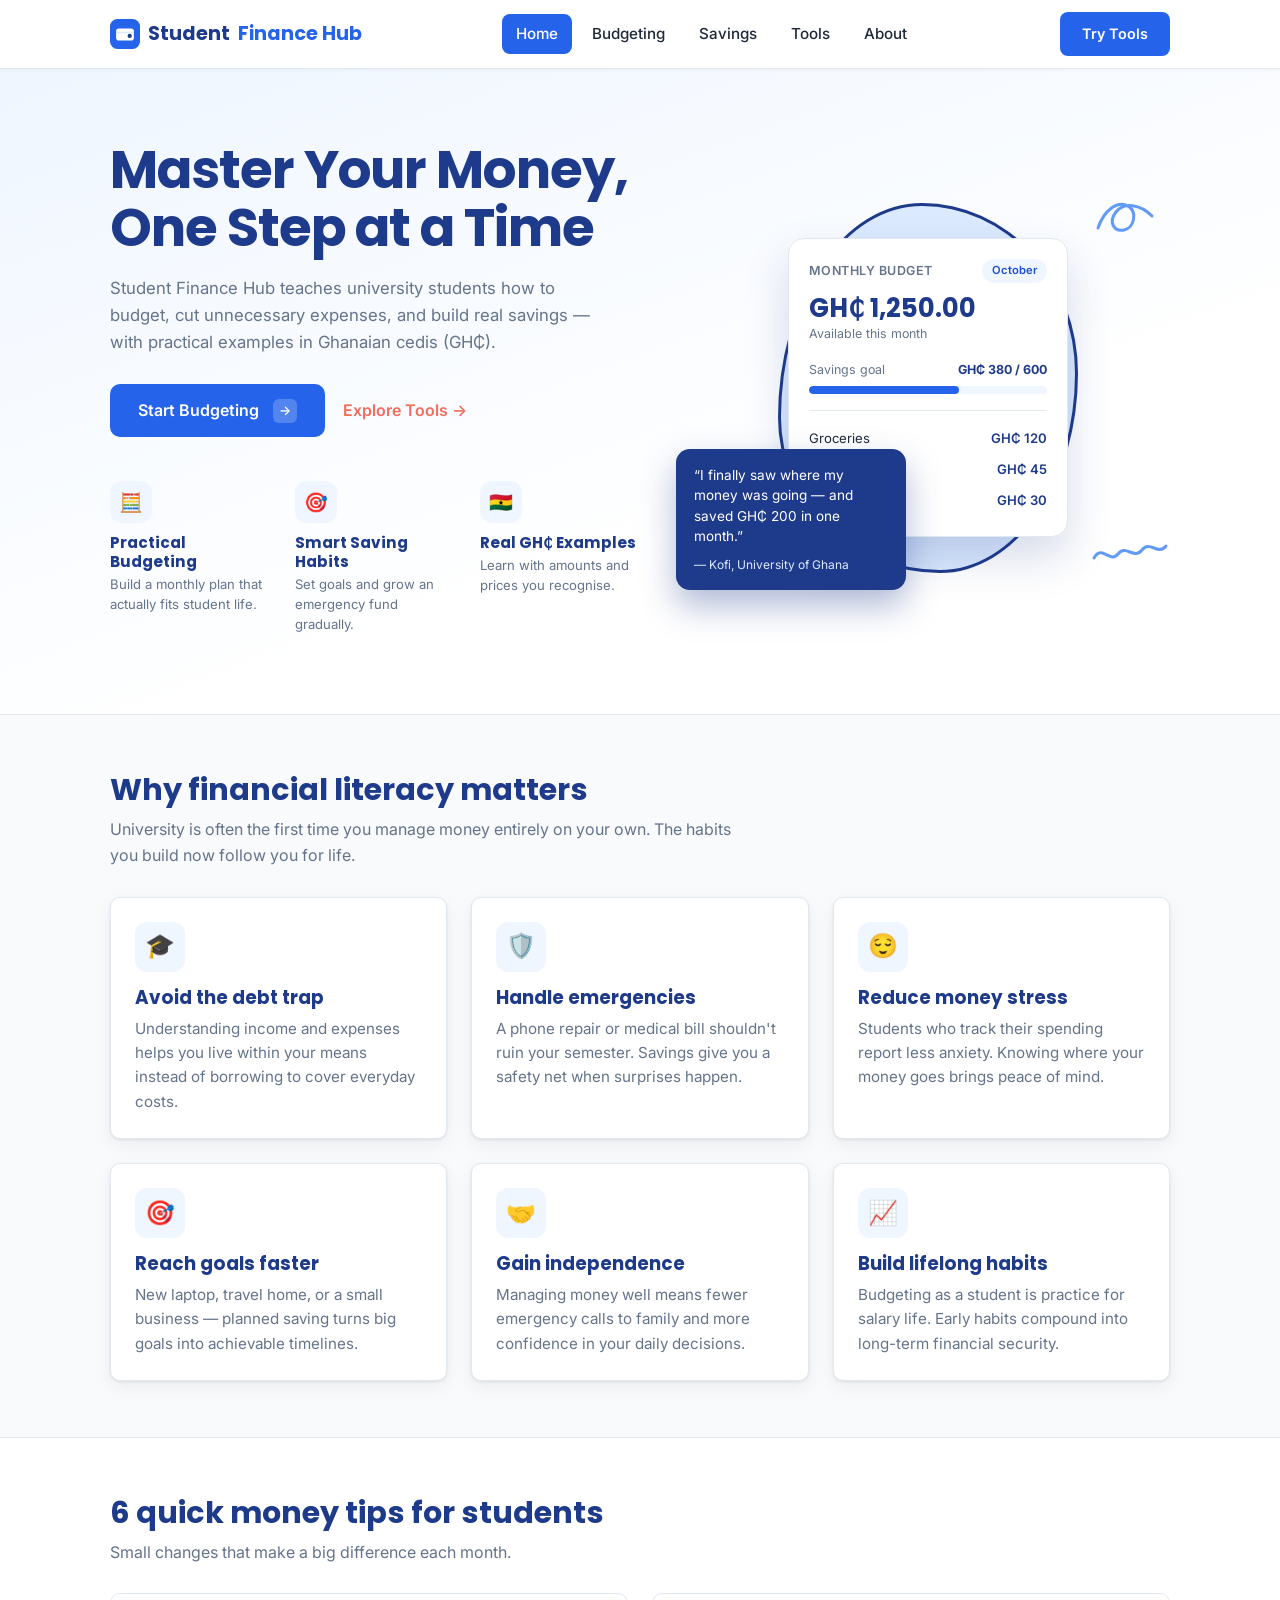
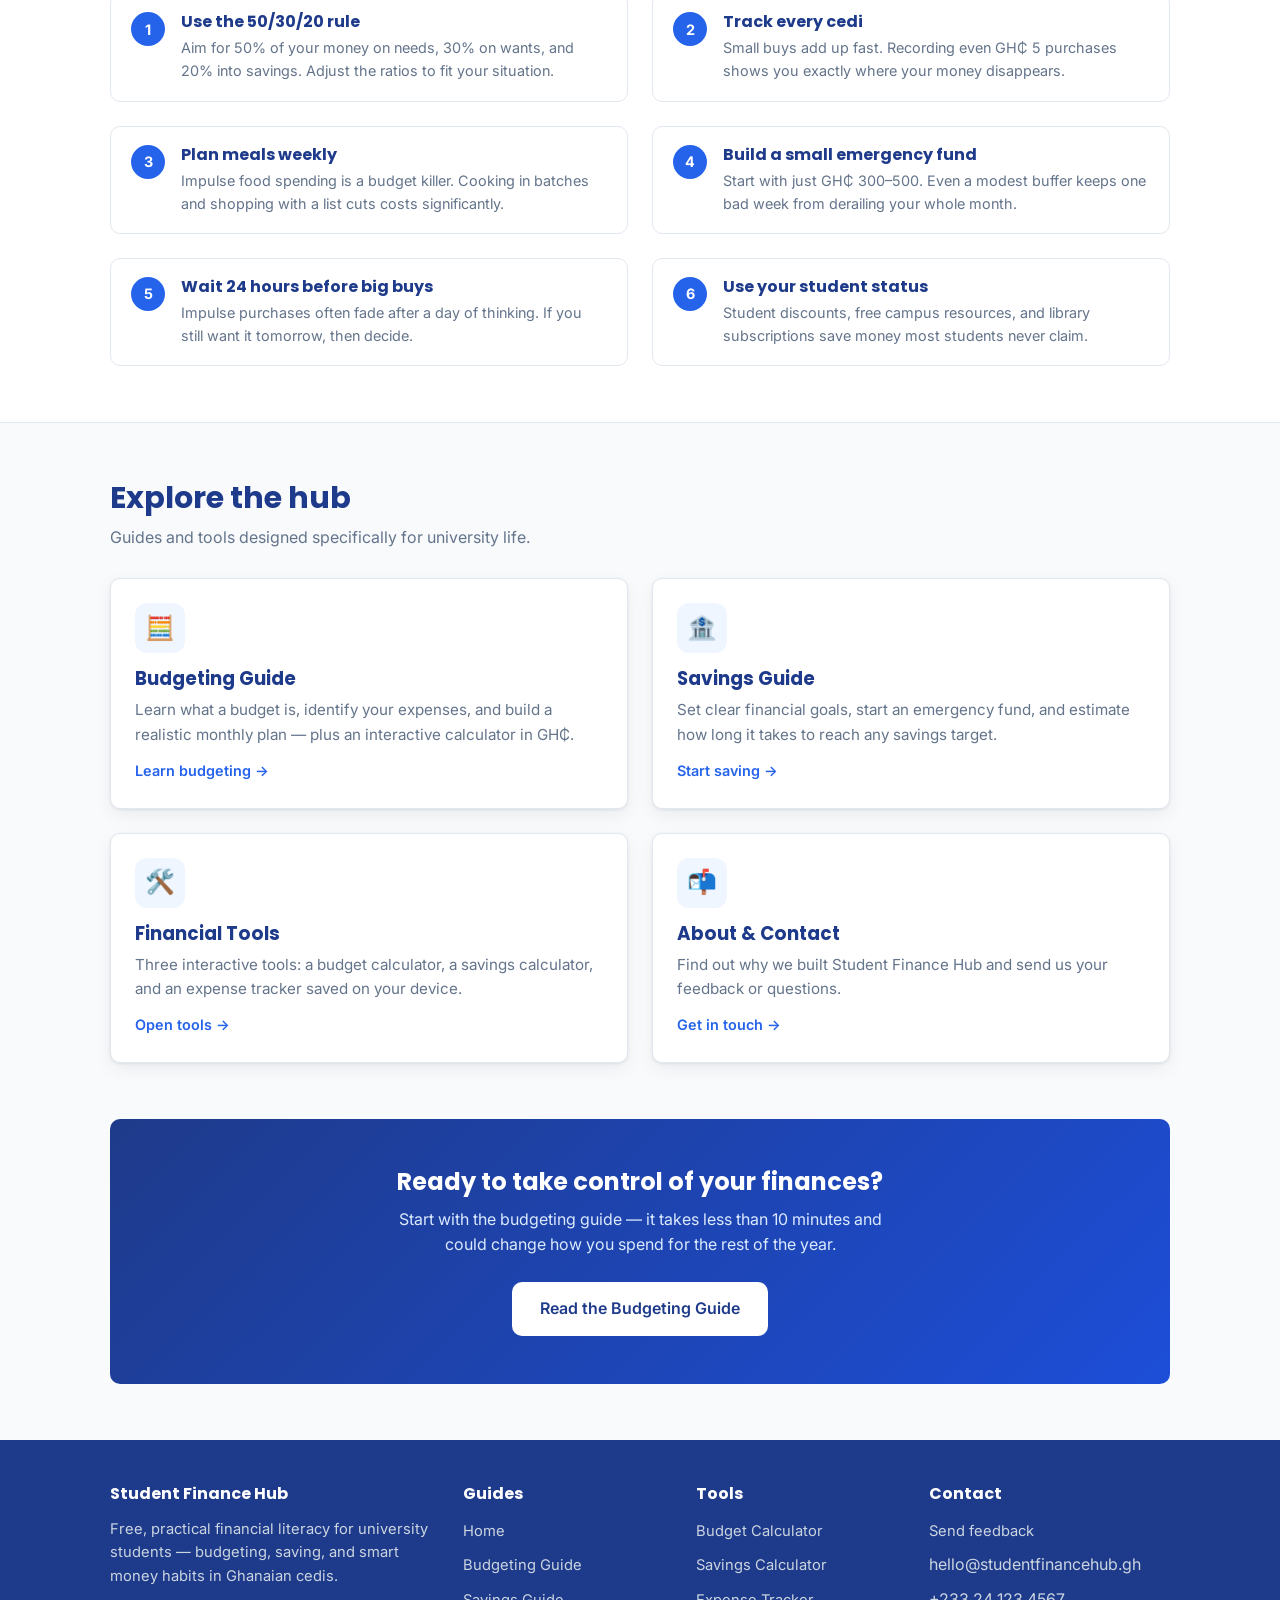
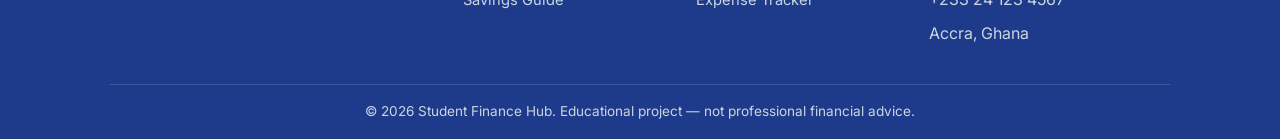
<file: index.html>
<!DOCTYPE html>
<html lang="en">
<head>
  <meta charset="UTF-8">
  <meta name="viewport" content="width=device-width, initial-scale=1.0">
  <title>Student Finance Hub | Manage Your Money Wisely</title>
  <meta name="description" content="Student Finance Hub helps university students learn budgeting, saving, and smart money management with practical examples in Ghanaian cedis.">
  <link rel="icon" type="image/svg+xml" href="images/logo.svg">
  <link rel="preconnect" href="https://fonts.googleapis.com">
  <link rel="preconnect" href="https://fonts.gstatic.com" crossorigin>
  <link href="https://fonts.googleapis.com/css2?family=Inter:wght@400;500;600;700&family=Poppins:wght@600;700&display=swap" rel="stylesheet">
  <link rel="stylesheet" href="css/style.css">
</head>
<body>

  <header class="site-header">
    <div class="container nav-wrap">
      <a href="index.html" class="logo">
        <img src="images/logo.svg" alt="" width="30" height="30">
        Student <span>Finance Hub</span>
      </a>
      <ul class="nav-links">
        <li><a href="index.html">Home</a></li>
        <li><a href="budgeting.html">Budgeting</a></li>
        <li><a href="savings.html">Savings</a></li>
        <li><a href="tools.html">Tools</a></li>
        <li><a href="about.html">About</a></li>
      </ul>
      <a href="tools.html" class="nav-cta">Try Tools</a>
      <button class="nav-toggle" aria-label="Toggle navigation" aria-expanded="false">
        <span></span><span></span><span></span>
      </button>
    </div>
  </header>

  <main>
    <section class="hero">
      <div class="container hero-grid">
        <div class="hero-content">
          <h1>Master Your Money,<br>One Step at a Time</h1>
          <p class="hero-lead">Student Finance Hub teaches university students how to budget, cut unnecessary expenses, and build real savings — with practical examples in Ghanaian cedis (GH₵).</p>
          <div class="hero-buttons">
            <a href="budgeting.html" class="btn btn-primary">Start Budgeting <span class="arrow-box">&rarr;</span></a>
            <a href="tools.html" class="text-link">Explore Tools &rarr;</a>
          </div>

          <div class="hero-features">
            <div class="hero-feature">
              <div class="icon-badge">🧮</div>
              <h3>Practical Budgeting</h3>
              <p>Build a monthly plan that actually fits student life.</p>
            </div>
            <div class="hero-feature">
              <div class="icon-badge">🎯</div>
              <h3>Smart Saving Habits</h3>
              <p>Set goals and grow an emergency fund gradually.</p>
            </div>
            <div class="hero-feature">
              <div class="icon-badge">🇬🇭</div>
              <h3>Real GH₵ Examples</h3>
              <p>Learn with amounts and prices you recognise.</p>
            </div>
          </div>
        </div>

        <div class="hero-visual">
          <div class="shape-arch"></div>

          <div class="finance-card">
            <div class="fc-header">
              <span class="fc-label">Monthly Budget</span>
              <span class="fc-badge">October</span>
            </div>
            <p class="fc-balance">GH₵ 1,250.00</p>
            <p class="fc-sub">Available this month</p>

            <div class="fc-goal">
              <div class="fc-goal-top">
                <span>Savings goal</span>
                <strong>GH₵ 380 / 600</strong>
              </div>
              <div class="fc-bar"><div class="fc-bar-fill"></div></div>
            </div>

            <ul class="fc-list">
              <li><span>Groceries</span><span>GH₵ 120</span></li>
              <li><span>Transport</span><span>GH₵ 45</span></li>
              <li><span>Airtime &amp; data</span><span>GH₵ 30</span></li>
            </ul>
          </div>

          <svg class="doodle doodle-swirl" width="70" height="70" viewBox="0 0 70 70" fill="none" aria-hidden="true">
            <path d="M8 40c6-18 20-28 30-22s6 22-4 24-16-8-8-18 24-8 36 4" stroke="currentColor" stroke-width="3" stroke-linecap="round"/>
          </svg>

          <svg class="doodle doodle-wave" width="80" height="40" viewBox="0 0 80 40" fill="none" aria-hidden="true">
            <path d="M4 30c8-14 16 6 24-4s16 6 24-4 16 6 24-4" stroke="currentColor" stroke-width="3" stroke-linecap="round"/>
          </svg>

          <blockquote class="quote-card">
            <p>“I finally saw where my money was going — and saved GH₵ 200 in one month.”</p>
            <cite>— Kofi, University of Ghana</cite>
          </blockquote>
        </div>
      </div>
    </section>

    <section class="section">
      <div class="container">
        <h2 class="section-title">Why financial literacy matters</h2>
        <p class="section-subtitle">University is often the first time you manage money entirely on your own. The habits you build now follow you for life.</p>
        <div class="grid-3">
          <div class="card">
            <div class="icon-badge">🎓</div>
            <h3>Avoid the debt trap</h3>
            <p>Understanding income and expenses helps you live within your means instead of borrowing to cover everyday costs.</p>
          </div>
          <div class="card">
            <div class="icon-badge">🛡️</div>
            <h3>Handle emergencies</h3>
            <p>A phone repair or medical bill shouldn't ruin your semester. Savings give you a safety net when surprises happen.</p>
          </div>
          <div class="card">
            <div class="icon-badge">😌</div>
            <h3>Reduce money stress</h3>
            <p>Students who track their spending report less anxiety. Knowing where your money goes brings peace of mind.</p>
          </div>
          <div class="card">
            <div class="icon-badge">🎯</div>
            <h3>Reach goals faster</h3>
            <p>New laptop, travel home, or a small business — planned saving turns big goals into achievable timelines.</p>
          </div>
          <div class="card">
            <div class="icon-badge">🤝</div>
            <h3>Gain independence</h3>
            <p>Managing money well means fewer emergency calls to family and more confidence in your daily decisions.</p>
          </div>
          <div class="card">
            <div class="icon-badge">📈</div>
            <h3>Build lifelong habits</h3>
            <p>Budgeting as a student is practice for salary life. Early habits compound into long-term financial security.</p>
          </div>
        </div>
      </div>
    </section>

    <section class="section" style="background: var(--white); border-top: 1px solid var(--border); border-bottom: 1px solid var(--border);">
      <div class="container">
        <h2 class="section-title">6 quick money tips for students</h2>
        <p class="section-subtitle">Small changes that make a big difference each month.</p>
        <div class="grid-2">
          <div class="tip-item">
            <div class="tip-number">1</div>
            <div>
              <h3>Use the 50/30/20 rule</h3>
              <p>Aim for 50% of your money on needs, 30% on wants, and 20% into savings. Adjust the ratios to fit your situation.</p>
            </div>
          </div>
          <div class="tip-item">
            <div class="tip-number">2</div>
            <div>
              <h3>Track every cedi</h3>
              <p>Small buys add up fast. Recording even GH₵ 5 purchases shows you exactly where your money disappears.</p>
            </div>
          </div>
          <div class="tip-item">
            <div class="tip-number">3</div>
            <div>
              <h3>Plan meals weekly</h3>
              <p>Impulse food spending is a budget killer. Cooking in batches and shopping with a list cuts costs significantly.</p>
            </div>
          </div>
          <div class="tip-item">
            <div class="tip-number">4</div>
            <div>
              <h3>Build a small emergency fund</h3>
              <p>Start with just GH₵ 300–500. Even a modest buffer keeps one bad week from derailing your whole month.</p>
            </div>
          </div>
          <div class="tip-item">
            <div class="tip-number">5</div>
            <div>
              <h3>Wait 24 hours before big buys</h3>
              <p>Impulse purchases often fade after a day of thinking. If you still want it tomorrow, then decide.</p>
            </div>
          </div>
          <div class="tip-item">
            <div class="tip-number">6</div>
            <div>
              <h3>Use your student status</h3>
              <p>Student discounts, free campus resources, and library subscriptions save money most students never claim.</p>
            </div>
          </div>
        </div>
      </div>
    </section>

    <section class="section">
      <div class="container">
        <h2 class="section-title">Explore the hub</h2>
        <p class="section-subtitle">Guides and tools designed specifically for university life.</p>
        <div class="grid-2">
          <a href="budgeting.html" class="card explore-card">
            <div class="icon-badge">🧮</div>
            <h3>Budgeting Guide</h3>
            <p>Learn what a budget is, identify your expenses, and build a realistic monthly plan — plus an interactive calculator in GH₵.</p>
            <span class="link-label">Learn budgeting →</span>
          </a>
          <a href="savings.html" class="card explore-card">
            <div class="icon-badge">🏦</div>
            <h3>Savings Guide</h3>
            <p>Set clear financial goals, start an emergency fund, and estimate how long it takes to reach any savings target.</p>
            <span class="link-label">Start saving →</span>
          </a>
          <a href="tools.html" class="card explore-card">
            <div class="icon-badge">🛠️</div>
            <h3>Financial Tools</h3>
            <p>Three interactive tools: a budget calculator, a savings calculator, and an expense tracker saved on your device.</p>
            <span class="link-label">Open tools →</span>
          </a>
          <a href="about.html" class="card explore-card">
            <div class="icon-badge">📬</div>
            <h3>About &amp; Contact</h3>
            <p>Find out why we built Student Finance Hub and send us your feedback or questions.</p>
            <span class="link-label">Get in touch →</span>
          </a>
        </div>
      </div>
    </section>

    <section class="section" style="padding-top: 0;">
      <div class="container">
        <div class="cta-banner">
          <h2>Ready to take control of your finances?</h2>
          <p>Start with the budgeting guide — it takes less than 10 minutes and could change how you spend for the rest of the year.</p>
          <a href="budgeting.html" class="btn">Read the Budgeting Guide</a>
        </div>
      </div>
    </section>
  </main>

  <footer class="site-footer">
    <div class="container">
      <div class="footer-grid">
        <div>
          <h4>Student Finance Hub</h4>
          <p>Free, practical financial literacy for university students — budgeting, saving, and smart money habits in Ghanaian cedis.</p>
        </div>
        <div>
          <h4>Guides</h4>
          <ul>
            <li><a href="index.html">Home</a></li>
            <li><a href="budgeting.html">Budgeting Guide</a></li>
            <li><a href="savings.html">Savings Guide</a></li>
          </ul>
        </div>
        <div>
          <h4>Tools</h4>
          <ul>
            <li><a href="tools.html">Budget Calculator</a></li>
            <li><a href="tools.html">Savings Calculator</a></li>
            <li><a href="tools.html">Expense Tracker</a></li>
          </ul>
        </div>
        <div>
          <h4>Contact</h4>
          <ul>
            <li><a href="about.html">Send feedback</a></li>
            <li>hello@studentfinancehub.gh</li>
            <li>+233 24 123 4567</li>
            <li>Accra, Ghana</li>
          </ul>
        </div>
      </div>
      <div class="footer-bottom">
        &copy; <span id="year"></span> Student Finance Hub. Educational project — not professional financial advice.
      </div>
    </div>
  </footer>

  <script src="js/main.js"></script>
</body>
</html>
</file>
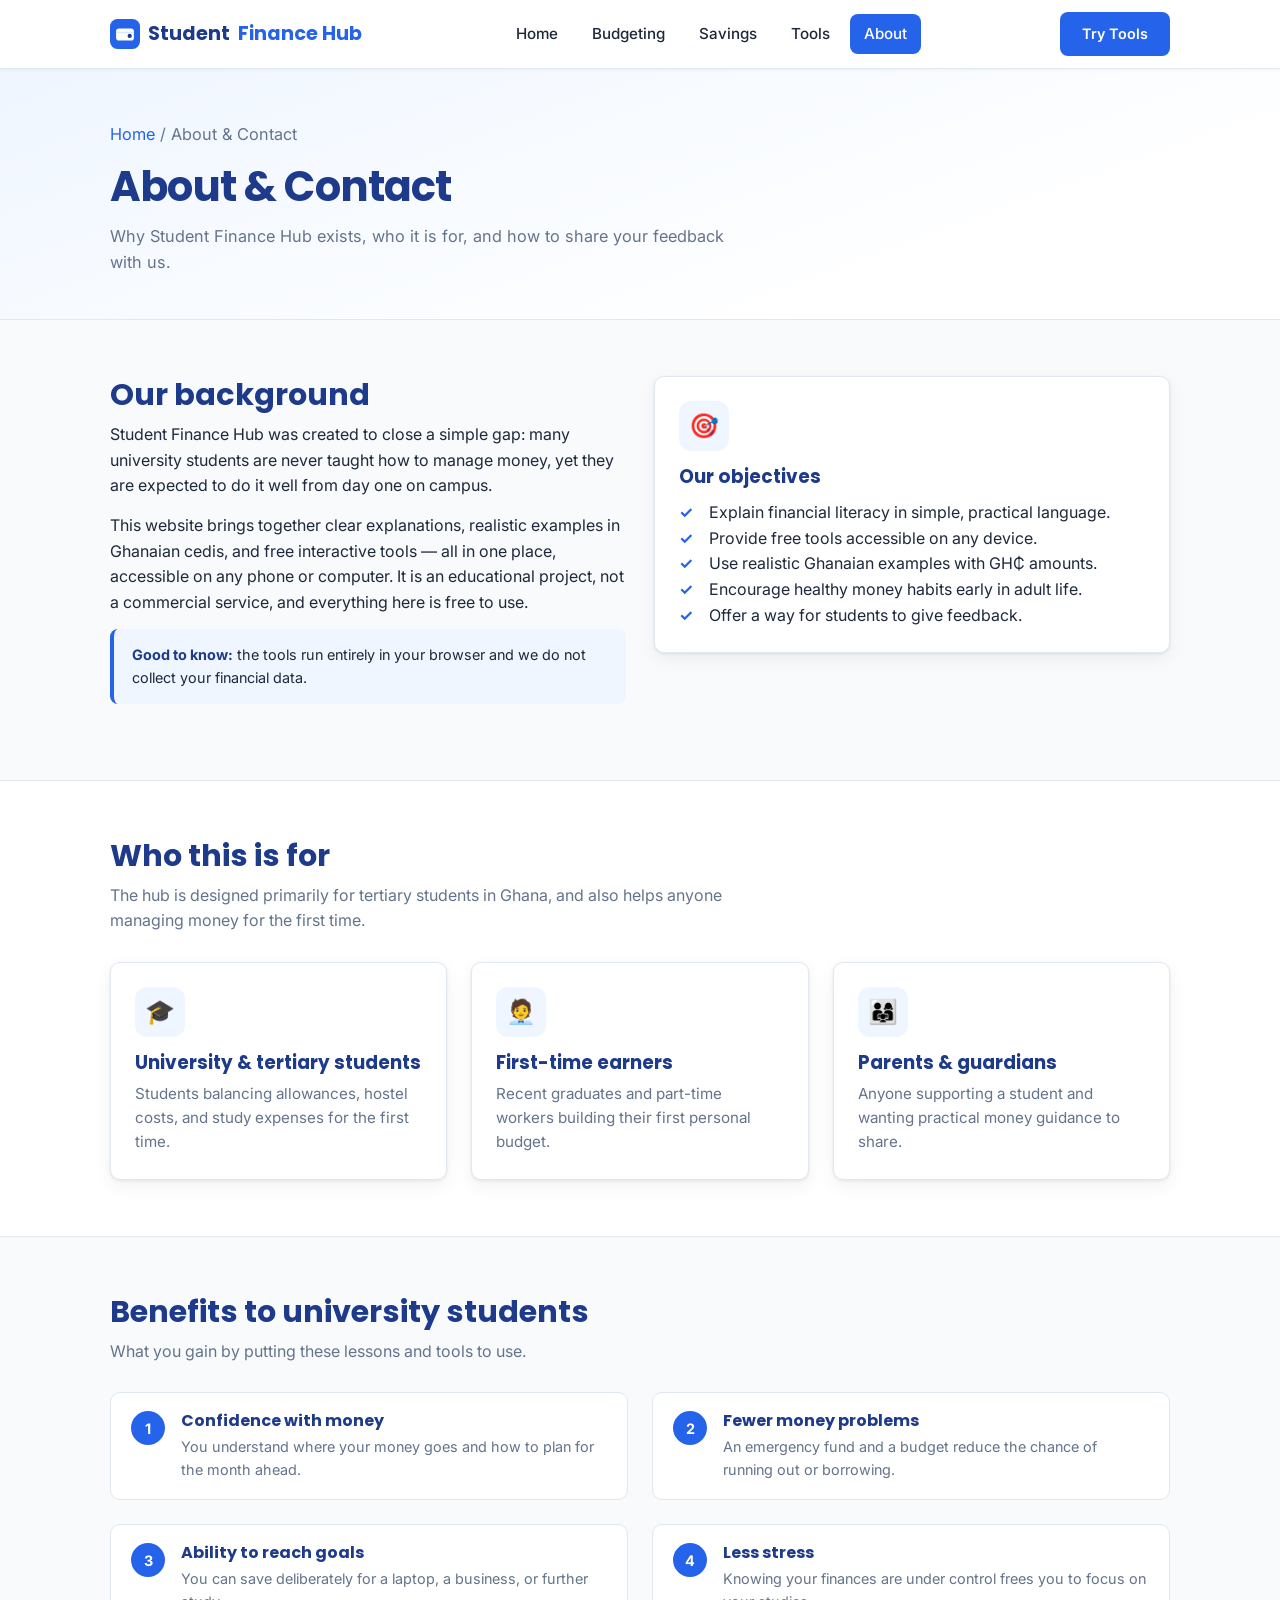
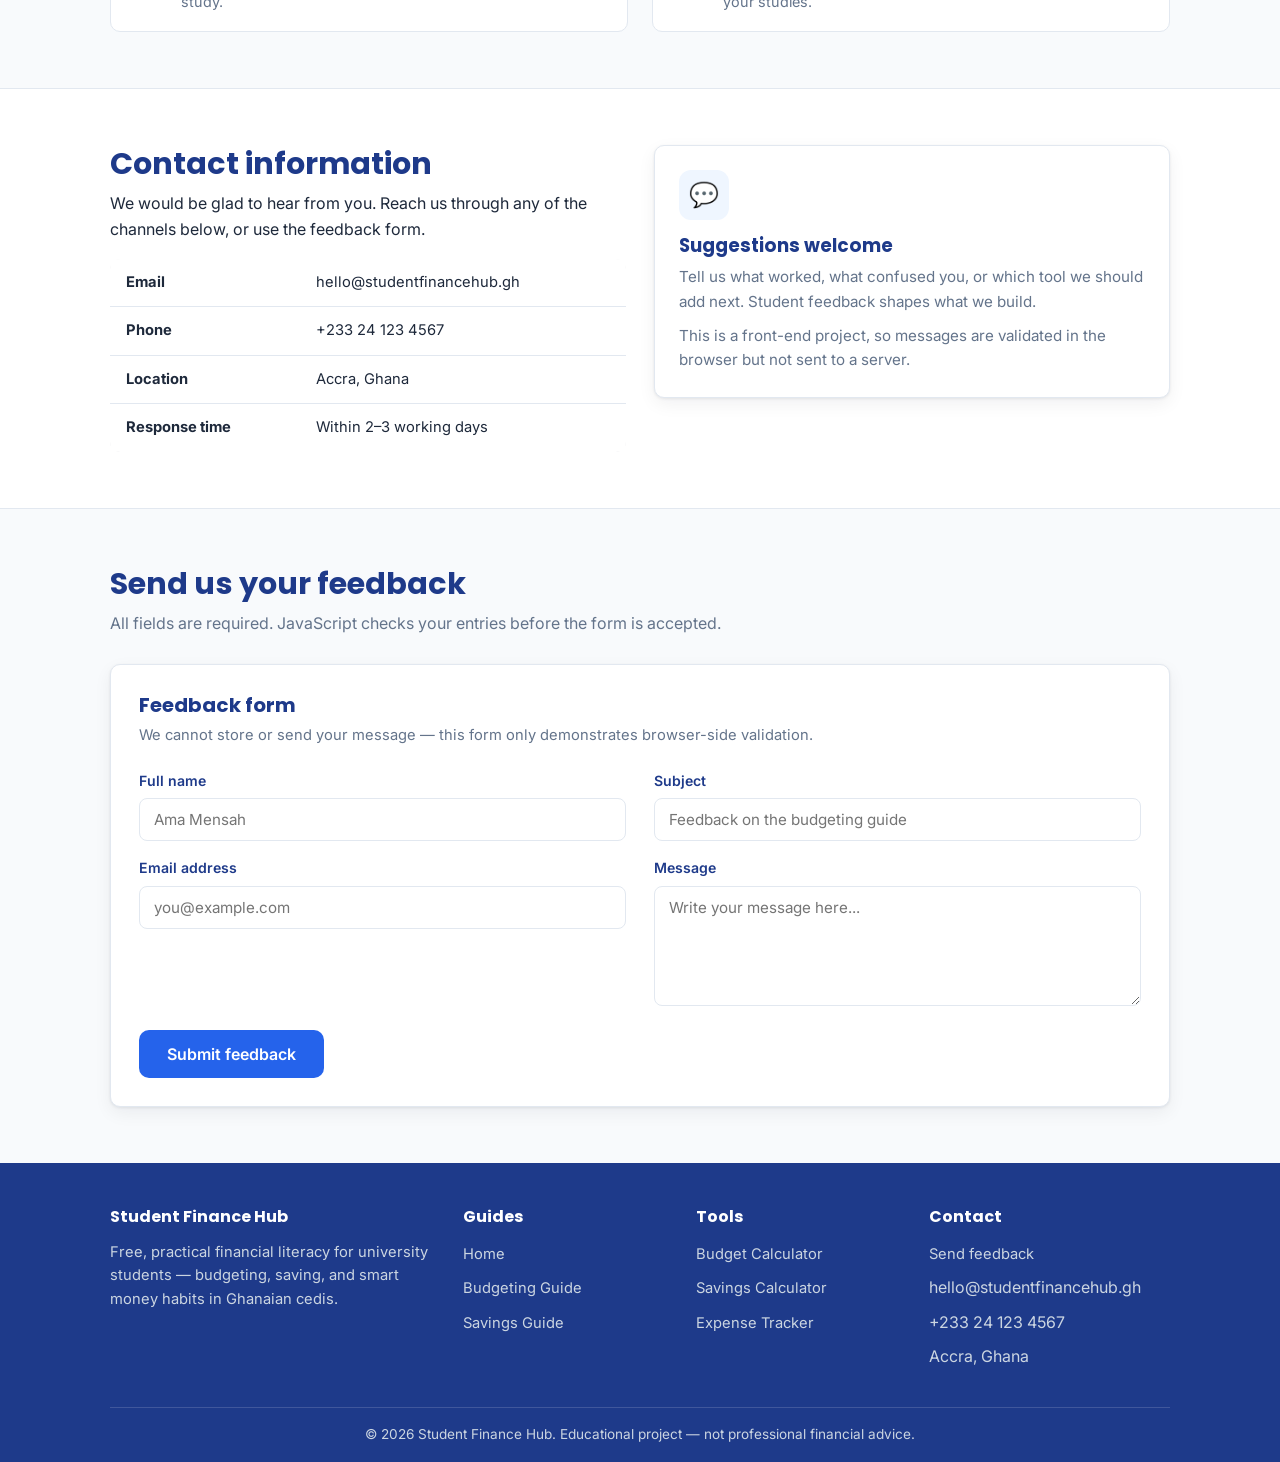
<file: about.html>
<!DOCTYPE html>
<html lang="en">
<head>
  <meta charset="UTF-8">
  <meta name="viewport" content="width=device-width, initial-scale=1.0">
  <title>About &amp; Contact | Student Finance Hub</title>
  <meta name="description" content="Learn about Student Finance Hub, its objectives and audience, and send feedback through our validated contact form.">
  <link rel="icon" type="image/svg+xml" href="images/logo.svg">
  <link rel="preconnect" href="https://fonts.googleapis.com">
  <link rel="preconnect" href="https://fonts.gstatic.com" crossorigin>
  <link href="https://fonts.googleapis.com/css2?family=Inter:wght@400;500;600;700&family=Poppins:wght@600;700&display=swap" rel="stylesheet">
  <link rel="stylesheet" href="css/style.css">
</head>
<body>

  <header class="site-header">
    <div class="container nav-wrap">
      <a href="index.html" class="logo">
        <img src="images/logo.svg" alt="" width="30" height="30">
        Student <span>Finance Hub</span>
      </a>
      <ul class="nav-links">
        <li><a href="index.html">Home</a></li>
        <li><a href="budgeting.html">Budgeting</a></li>
        <li><a href="savings.html">Savings</a></li>
        <li><a href="tools.html">Tools</a></li>
        <li><a href="about.html">About</a></li>
      </ul>
      <a href="tools.html" class="nav-cta">Try Tools</a>
      <button class="nav-toggle" aria-label="Toggle navigation" aria-expanded="false">
        <span></span><span></span><span></span>
      </button>
    </div>
  </header>

  <main>
    <section class="page-head">
      <div class="container">
        <p class="breadcrumb"><a href="index.html">Home</a> / About &amp; Contact</p>
        <h1>About &amp; Contact</h1>
        <p>Why Student Finance Hub exists, who it is for, and how to share your feedback with us.</p>
      </div>
    </section>

    <section class="section">
      <div class="container split">
        <div class="prose">
          <h2 class="section-title">Our background</h2>
          <p>Student Finance Hub was created to close a simple gap: many university students are never taught how to manage money, yet they are expected to do it well from day one on campus.</p>
          <p>This website brings together clear explanations, realistic examples in Ghanaian cedis, and free interactive tools — all in one place, accessible on any phone or computer. It is an educational project, not a commercial service, and everything here is free to use.</p>
          <div class="note"><strong>Good to know:</strong> the tools run entirely in your browser and we do not collect your financial data.</div>
        </div>
        <div class="card">
          <div class="icon-badge">🎯</div>
          <h3>Our objectives</h3>
          <ul class="check-list" style="margin-top:12px;">
            <li>Explain financial literacy in simple, practical language.</li>
            <li>Provide free tools accessible on any device.</li>
            <li>Use realistic Ghanaian examples with GH₵ amounts.</li>
            <li>Encourage healthy money habits early in adult life.</li>
            <li>Offer a way for students to give feedback.</li>
          </ul>
        </div>
      </div>
    </section>

    <section class="section" style="background: var(--white); border-top: 1px solid var(--border); border-bottom: 1px solid var(--border);">
      <div class="container">
        <h2 class="section-title">Who this is for</h2>
        <p class="section-subtitle">The hub is designed primarily for tertiary students in Ghana, and also helps anyone managing money for the first time.</p>
        <div class="grid-3">
          <div class="card">
            <div class="icon-badge">🎓</div>
            <h3>University &amp; tertiary students</h3>
            <p>Students balancing allowances, hostel costs, and study expenses for the first time.</p>
          </div>
          <div class="card">
            <div class="icon-badge">🧑‍💼</div>
            <h3>First-time earners</h3>
            <p>Recent graduates and part-time workers building their first personal budget.</p>
          </div>
          <div class="card">
            <div class="icon-badge">👨‍👩‍👧</div>
            <h3>Parents &amp; guardians</h3>
            <p>Anyone supporting a student and wanting practical money guidance to share.</p>
          </div>
        </div>
      </div>
    </section>

    <section class="section">
      <div class="container">
        <h2 class="section-title">Benefits to university students</h2>
        <p class="section-subtitle">What you gain by putting these lessons and tools to use.</p>
        <div class="grid-2">
          <div class="tip-item">
            <div class="tip-number">1</div>
            <div>
              <h3>Confidence with money</h3>
              <p>You understand where your money goes and how to plan for the month ahead.</p>
            </div>
          </div>
          <div class="tip-item">
            <div class="tip-number">2</div>
            <div>
              <h3>Fewer money problems</h3>
              <p>An emergency fund and a budget reduce the chance of running out or borrowing.</p>
            </div>
          </div>
          <div class="tip-item">
            <div class="tip-number">3</div>
            <div>
              <h3>Ability to reach goals</h3>
              <p>You can save deliberately for a laptop, a business, or further study.</p>
            </div>
          </div>
          <div class="tip-item">
            <div class="tip-number">4</div>
            <div>
              <h3>Less stress</h3>
              <p>Knowing your finances are under control frees you to focus on your studies.</p>
            </div>
          </div>
        </div>
      </div>
    </section>

    <section class="section" style="background: var(--white); border-top: 1px solid var(--border); border-bottom: 1px solid var(--border);">
      <div class="container split">
        <div class="prose">
          <h2 class="section-title">Contact information</h2>
          <p>We would be glad to hear from you. Reach us through any of the channels below, or use the feedback form.</p>
          <div class="table-wrap" style="margin-top:16px;">
            <table class="data" style="min-width:320px;">
              <tbody>
                <tr><td><strong>Email</strong></td><td>hello@studentfinancehub.gh</td></tr>
                <tr><td><strong>Phone</strong></td><td>+233 24 123 4567</td></tr>
                <tr><td><strong>Location</strong></td><td>Accra, Ghana</td></tr>
                <tr><td><strong>Response time</strong></td><td>Within 2–3 working days</td></tr>
              </tbody>
            </table>
          </div>
        </div>
        <div class="card">
          <div class="icon-badge">💬</div>
          <h3>Suggestions welcome</h3>
          <p style="color: var(--muted); margin-top:8px;">Tell us what worked, what confused you, or which tool we should add next. Student feedback shapes what we build.</p>
          <p style="color: var(--muted); margin-top:10px;">This is a front-end project, so messages are validated in the browser but not sent to a server.</p>
        </div>
      </div>
    </section>

    <section class="section">
      <div class="container">
        <h2 class="section-title">Send us your feedback</h2>
        <p class="section-subtitle">All fields are required. JavaScript checks your entries before the form is accepted.</p>

        <div class="tool">
          <h3>Feedback form</h3>
          <p class="tool-desc">We cannot store or send your message — this form only demonstrates browser-side validation.</p>
          <form id="contactForm" novalidate>
            <div class="split">
              <div>
                <div class="form-group">
                  <label for="contactName">Full name</label>
                  <input type="text" id="contactName" placeholder="Ama Mensah">
                  <p class="error-text" id="contactNameError"></p>
                </div>
                <div class="form-group">
                  <label for="contactEmail">Email address</label>
                  <input type="email" id="contactEmail" placeholder="you@example.com">
                  <p class="error-text" id="contactEmailError"></p>
                </div>
              </div>
              <div>
                <div class="form-group">
                  <label for="contactSubject">Subject</label>
                  <input type="text" id="contactSubject" placeholder="Feedback on the budgeting guide">
                  <p class="error-text" id="contactSubjectError"></p>
                </div>
                <div class="form-group">
                  <label for="contactMessage">Message</label>
                  <textarea id="contactMessage" placeholder="Write your message here..."></textarea>
                  <p class="error-text" id="contactMessageError"></p>
                </div>
              </div>
            </div>
            <button type="submit" class="btn btn-primary">Submit feedback</button>
            <div class="success-message" id="contactSuccess"></div>
          </form>
        </div>
      </div>
    </section>
  </main>

  <footer class="site-footer">
    <div class="container">
      <div class="footer-grid">
        <div>
          <h4>Student Finance Hub</h4>
          <p>Free, practical financial literacy for university students — budgeting, saving, and smart money habits in Ghanaian cedis.</p>
        </div>
        <div>
          <h4>Guides</h4>
          <ul>
            <li><a href="index.html">Home</a></li>
            <li><a href="budgeting.html">Budgeting Guide</a></li>
            <li><a href="savings.html">Savings Guide</a></li>
          </ul>
        </div>
        <div>
          <h4>Tools</h4>
          <ul>
            <li><a href="tools.html">Budget Calculator</a></li>
            <li><a href="tools.html">Savings Calculator</a></li>
            <li><a href="tools.html">Expense Tracker</a></li>
          </ul>
        </div>
        <div>
          <h4>Contact</h4>
          <ul>
            <li><a href="about.html">Send feedback</a></li>
            <li>hello@studentfinancehub.gh</li>
            <li>+233 24 123 4567</li>
            <li>Accra, Ghana</li>
          </ul>
        </div>
      </div>
      <div class="footer-bottom">
        &copy; <span id="year"></span> Student Finance Hub. Educational project — not professional financial advice.
      </div>
    </div>
  </footer>

  <script src="js/main.js"></script>
  <script src="js/contact.js"></script>
</body>
</html>
</file>
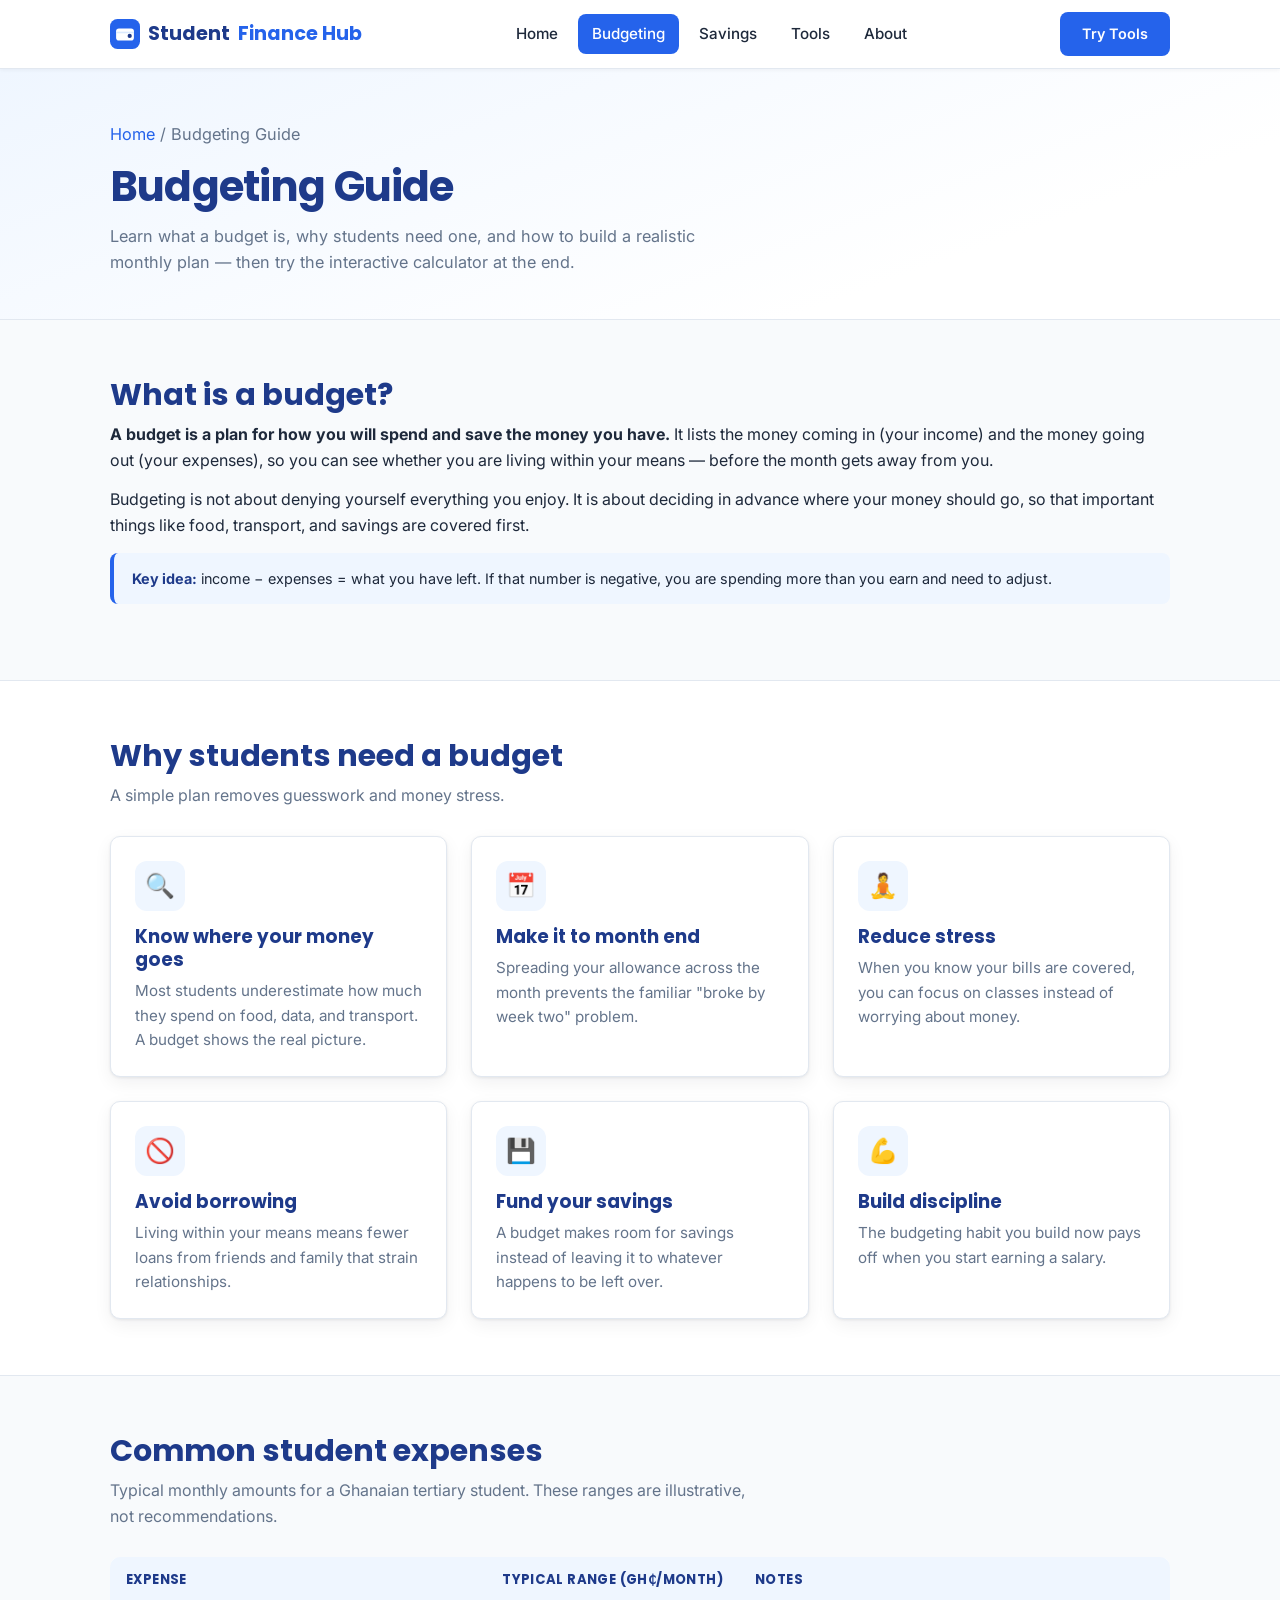
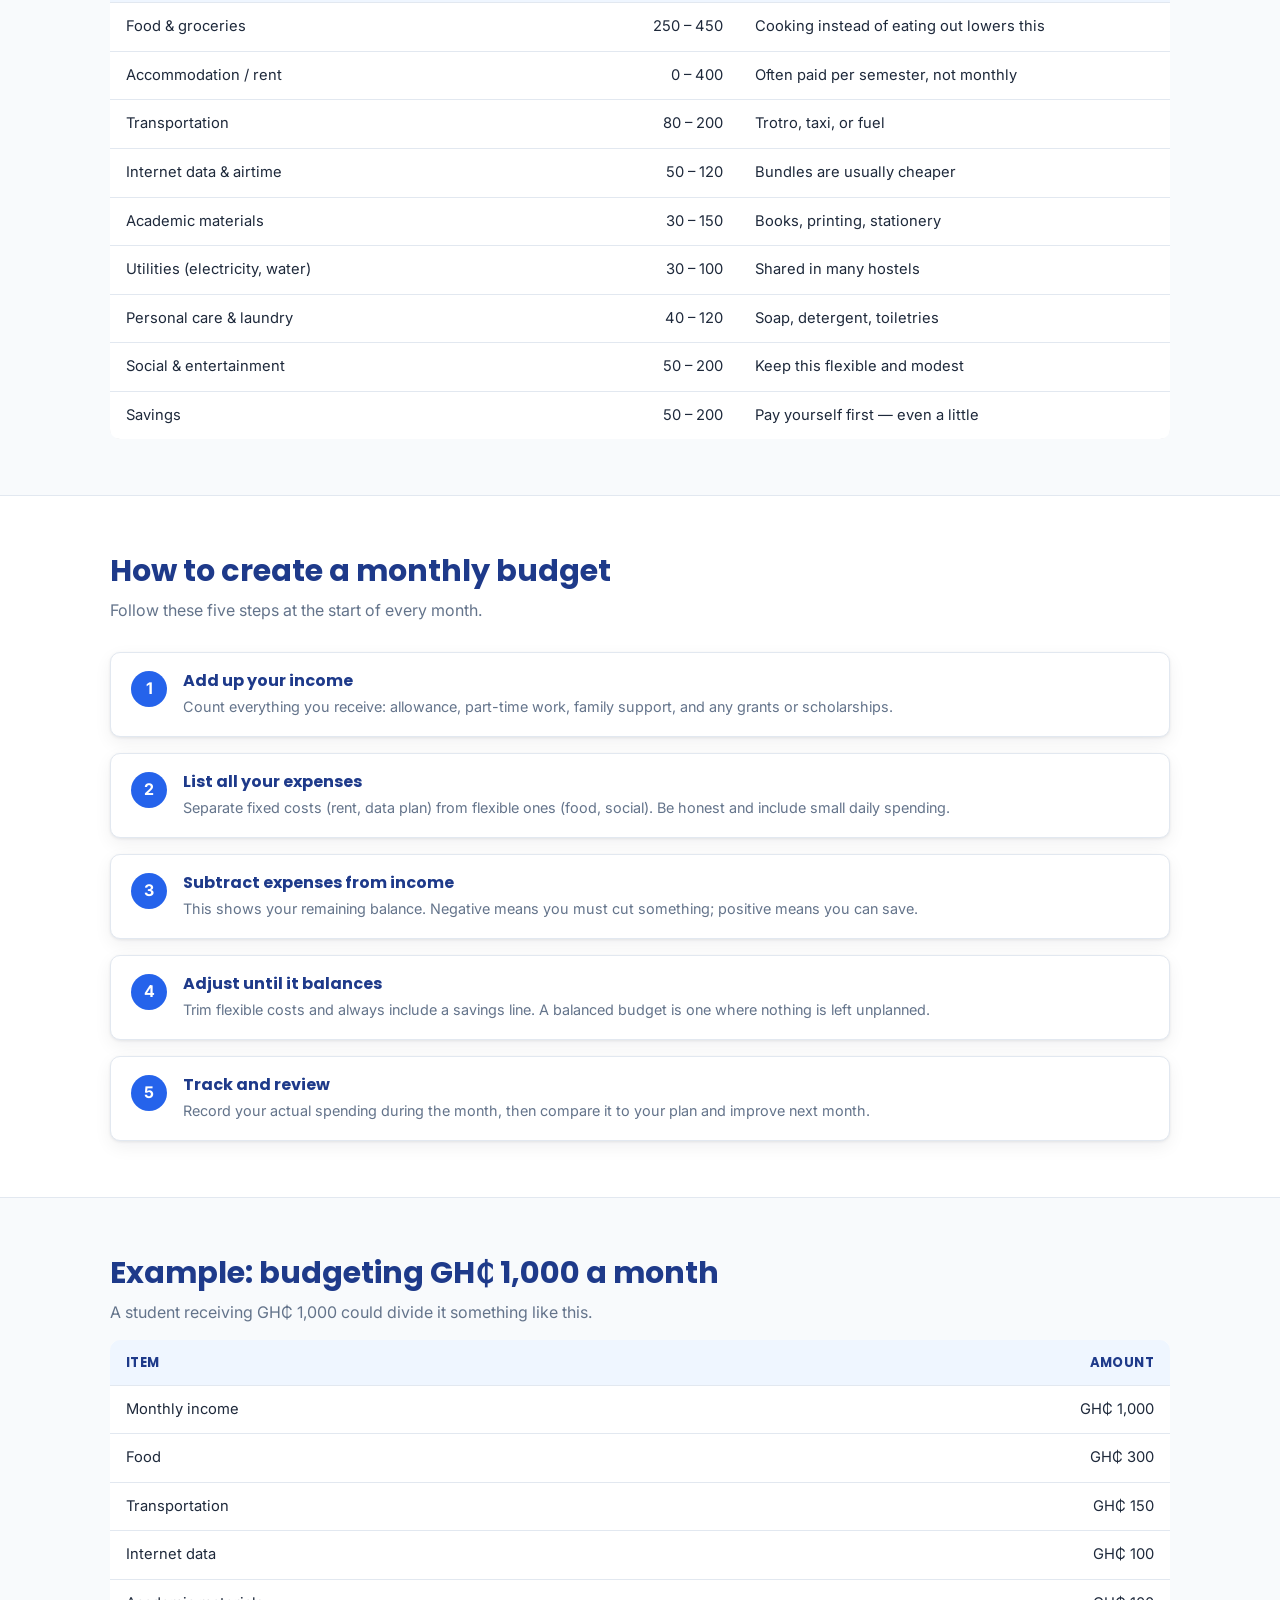
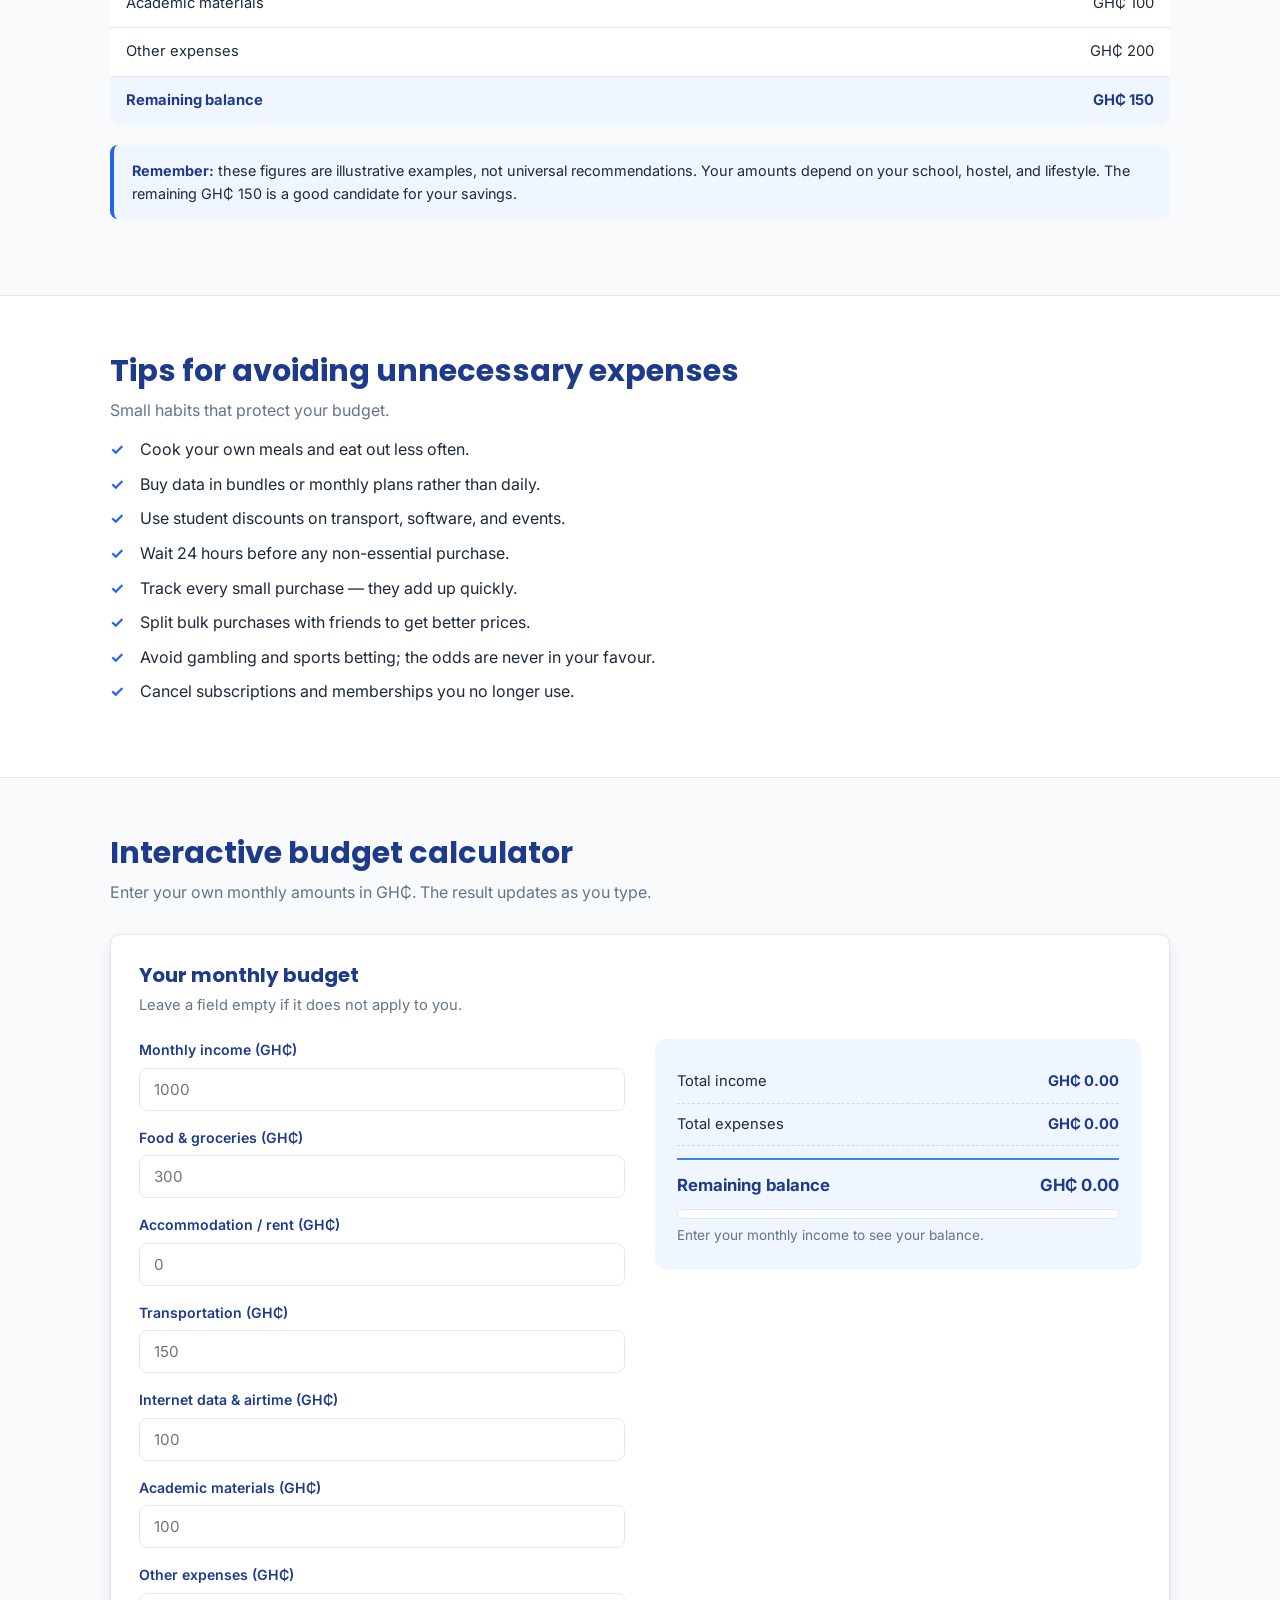
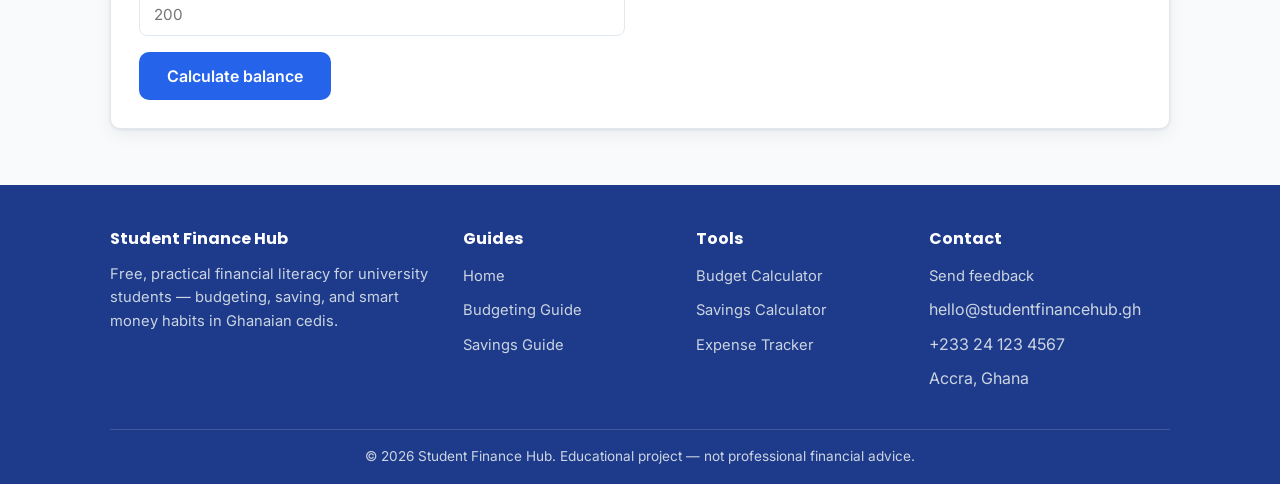
<file: budgeting.html>
<!DOCTYPE html>
<html lang="en">
<head>
  <meta charset="UTF-8">
  <meta name="viewport" content="width=device-width, initial-scale=1.0">
  <title>Budgeting Guide | Student Finance Hub</title>
  <meta name="description" content="Learn what budgeting means, why students need a budget, and how to create a realistic monthly plan in Ghanaian cedis. Includes an interactive budget calculator.">
  <link rel="icon" type="image/svg+xml" href="images/logo.svg">
  <link rel="preconnect" href="https://fonts.googleapis.com">
  <link rel="preconnect" href="https://fonts.gstatic.com" crossorigin>
  <link href="https://fonts.googleapis.com/css2?family=Inter:wght@400;500;600;700&family=Poppins:wght@600;700&display=swap" rel="stylesheet">
  <link rel="stylesheet" href="css/style.css">
</head>
<body>

  <header class="site-header">
    <div class="container nav-wrap">
      <a href="index.html" class="logo">
        <img src="images/logo.svg" alt="" width="30" height="30">
        Student <span>Finance Hub</span>
      </a>
      <ul class="nav-links">
        <li><a href="index.html">Home</a></li>
        <li><a href="budgeting.html">Budgeting</a></li>
        <li><a href="savings.html">Savings</a></li>
        <li><a href="tools.html">Tools</a></li>
        <li><a href="about.html">About</a></li>
      </ul>
      <a href="tools.html" class="nav-cta">Try Tools</a>
      <button class="nav-toggle" aria-label="Toggle navigation" aria-expanded="false">
        <span></span><span></span><span></span>
      </button>
    </div>
  </header>

  <main>
    <section class="page-head">
      <div class="container">
        <p class="breadcrumb"><a href="index.html">Home</a> / Budgeting Guide</p>
        <h1>Budgeting Guide</h1>
        <p>Learn what a budget is, why students need one, and how to build a realistic monthly plan — then try the interactive calculator at the end.</p>
      </div>
    </section>

    <section class="section">
      <div class="container prose">
        <h2 class="section-title">What is a budget?</h2>
        <p><strong>A budget is a plan for how you will spend and save the money you have.</strong> It lists the money coming in (your income) and the money going out (your expenses), so you can see whether you are living within your means — before the month gets away from you.</p>
        <p>Budgeting is not about denying yourself everything you enjoy. It is about deciding in advance where your money should go, so that important things like food, transport, and savings are covered first.</p>
        <div class="note"><strong>Key idea:</strong> income − expenses = what you have left. If that number is negative, you are spending more than you earn and need to adjust.</div>
      </div>
    </section>

    <section class="section" style="background: var(--white); border-top: 1px solid var(--border); border-bottom: 1px solid var(--border);">
      <div class="container">
        <h2 class="section-title">Why students need a budget</h2>
        <p class="section-subtitle">A simple plan removes guesswork and money stress.</p>
        <div class="grid-3">
          <div class="card">
            <div class="icon-badge">🔍</div>
            <h3>Know where your money goes</h3>
            <p>Most students underestimate how much they spend on food, data, and transport. A budget shows the real picture.</p>
          </div>
          <div class="card">
            <div class="icon-badge">📅</div>
            <h3>Make it to month end</h3>
            <p>Spreading your allowance across the month prevents the familiar "broke by week two" problem.</p>
          </div>
          <div class="card">
            <div class="icon-badge">🧘</div>
            <h3>Reduce stress</h3>
            <p>When you know your bills are covered, you can focus on classes instead of worrying about money.</p>
          </div>
          <div class="card">
            <div class="icon-badge">🚫</div>
            <h3>Avoid borrowing</h3>
            <p>Living within your means means fewer loans from friends and family that strain relationships.</p>
          </div>
          <div class="card">
            <div class="icon-badge">💾</div>
            <h3>Fund your savings</h3>
            <p>A budget makes room for savings instead of leaving it to whatever happens to be left over.</p>
          </div>
          <div class="card">
            <div class="icon-badge">💪</div>
            <h3>Build discipline</h3>
            <p>The budgeting habit you build now pays off when you start earning a salary.</p>
          </div>
        </div>
      </div>
    </section>

    <section class="section">
      <div class="container">
        <h2 class="section-title">Common student expenses</h2>
        <p class="section-subtitle">Typical monthly amounts for a Ghanaian tertiary student. These ranges are illustrative, not recommendations.</p>
        <div class="table-wrap">
          <table class="data">
            <thead>
              <tr><th>Expense</th><th class="num">Typical range (GH₵/month)</th><th>Notes</th></tr>
            </thead>
            <tbody>
              <tr><td>Food &amp; groceries</td><td class="num">250 – 450</td><td>Cooking instead of eating out lowers this</td></tr>
              <tr><td>Accommodation / rent</td><td class="num">0 – 400</td><td>Often paid per semester, not monthly</td></tr>
              <tr><td>Transportation</td><td class="num">80 – 200</td><td>Trotro, taxi, or fuel</td></tr>
              <tr><td>Internet data &amp; airtime</td><td class="num">50 – 120</td><td>Bundles are usually cheaper</td></tr>
              <tr><td>Academic materials</td><td class="num">30 – 150</td><td>Books, printing, stationery</td></tr>
              <tr><td>Utilities (electricity, water)</td><td class="num">30 – 100</td><td>Shared in many hostels</td></tr>
              <tr><td>Personal care &amp; laundry</td><td class="num">40 – 120</td><td>Soap, detergent, toiletries</td></tr>
              <tr><td>Social &amp; entertainment</td><td class="num">50 – 200</td><td>Keep this flexible and modest</td></tr>
              <tr><td>Savings</td><td class="num">50 – 200</td><td>Pay yourself first — even a little</td></tr>
            </tbody>
          </table>
        </div>
      </div>
    </section>

    <section class="section" style="background: var(--white); border-top: 1px solid var(--border); border-bottom: 1px solid var(--border);">
      <div class="container">
        <h2 class="section-title">How to create a monthly budget</h2>
        <p class="section-subtitle">Follow these five steps at the start of every month.</p>
        <div class="steps">
          <div class="step">
            <div class="step-num">1</div>
            <div>
              <h3>Add up your income</h3>
              <p>Count everything you receive: allowance, part-time work, family support, and any grants or scholarships.</p>
            </div>
          </div>
          <div class="step">
            <div class="step-num">2</div>
            <div>
              <h3>List all your expenses</h3>
              <p>Separate fixed costs (rent, data plan) from flexible ones (food, social). Be honest and include small daily spending.</p>
            </div>
          </div>
          <div class="step">
            <div class="step-num">3</div>
            <div>
              <h3>Subtract expenses from income</h3>
              <p>This shows your remaining balance. Negative means you must cut something; positive means you can save.</p>
            </div>
          </div>
          <div class="step">
            <div class="step-num">4</div>
            <div>
              <h3>Adjust until it balances</h3>
              <p>Trim flexible costs and always include a savings line. A balanced budget is one where nothing is left unplanned.</p>
            </div>
          </div>
          <div class="step">
            <div class="step-num">5</div>
            <div>
              <h3>Track and review</h3>
              <p>Record your actual spending during the month, then compare it to your plan and improve next month.</p>
            </div>
          </div>
        </div>
      </div>
    </section>

    <section class="section">
      <div class="container prose">
        <h2 class="section-title">Example: budgeting GH₵ 1,000 a month</h2>
        <p class="section-subtitle">A student receiving GH₵ 1,000 could divide it something like this.</p>
        <div class="table-wrap">
          <table class="data">
            <thead>
              <tr><th>Item</th><th class="num">Amount</th></tr>
            </thead>
            <tbody>
              <tr><td>Monthly income</td><td class="num">GH₵ 1,000</td></tr>
              <tr><td>Food</td><td class="num">GH₵ 300</td></tr>
              <tr><td>Transportation</td><td class="num">GH₵ 150</td></tr>
              <tr><td>Internet data</td><td class="num">GH₵ 100</td></tr>
              <tr><td>Academic materials</td><td class="num">GH₵ 100</td></tr>
              <tr><td>Other expenses</td><td class="num">GH₵ 200</td></tr>
              <tr class="total-row"><td>Remaining balance</td><td class="num">GH₵ 150</td></tr>
            </tbody>
          </table>
        </div>
        <div class="note" style="margin-top:20px;">
          <strong>Remember:</strong> these figures are illustrative examples, not universal recommendations. Your amounts depend on your school, hostel, and lifestyle. The remaining GH₵ 150 is a good candidate for your savings.
        </div>
      </div>
    </section>

    <section class="section" style="background: var(--white); border-top: 1px solid var(--border); border-bottom: 1px solid var(--border);">
      <div class="container prose">
        <h2 class="section-title">Tips for avoiding unnecessary expenses</h2>
        <p class="section-subtitle">Small habits that protect your budget.</p>
        <ul class="check-list">
          <li>Cook your own meals and eat out less often.</li>
          <li>Buy data in bundles or monthly plans rather than daily.</li>
          <li>Use student discounts on transport, software, and events.</li>
          <li>Wait 24 hours before any non-essential purchase.</li>
          <li>Track every small purchase — they add up quickly.</li>
          <li>Split bulk purchases with friends to get better prices.</li>
          <li>Avoid gambling and sports betting; the odds are never in your favour.</li>
          <li>Cancel subscriptions and memberships you no longer use.</li>
        </ul>
      </div>
    </section>

    <section class="section">
      <div class="container">
        <h2 class="section-title">Interactive budget calculator</h2>
        <p class="section-subtitle">Enter your own monthly amounts in GH₵. The result updates as you type.</p>

        <div class="tool">
          <h3>Your monthly budget</h3>
          <p class="tool-desc">Leave a field empty if it does not apply to you.</p>
          <div class="calc-grid">
            <form class="calc-form" id="budgetForm">
              <div class="form-group">
                <label for="income">Monthly income (GH₵)</label>
                <input type="number" id="income" min="0" step="0.01" placeholder="1000" inputmode="decimal">
              </div>
              <div class="form-group">
                <label for="food">Food &amp; groceries (GH₵)</label>
                <input type="number" id="food" min="0" step="0.01" placeholder="300" inputmode="decimal">
              </div>
              <div class="form-group">
                <label for="accommodation">Accommodation / rent (GH₵)</label>
                <input type="number" id="accommodation" min="0" step="0.01" placeholder="0" inputmode="decimal">
              </div>
              <div class="form-group">
                <label for="transport">Transportation (GH₵)</label>
                <input type="number" id="transport" min="0" step="0.01" placeholder="150" inputmode="decimal">
              </div>
              <div class="form-group">
                <label for="data">Internet data &amp; airtime (GH₵)</label>
                <input type="number" id="data" min="0" step="0.01" placeholder="100" inputmode="decimal">
              </div>
              <div class="form-group">
                <label for="academics">Academic materials (GH₵)</label>
                <input type="number" id="academics" min="0" step="0.01" placeholder="100" inputmode="decimal">
              </div>
              <div class="form-group">
                <label for="other">Other expenses (GH₵)</label>
                <input type="number" id="other" min="0" step="0.01" placeholder="200" inputmode="decimal">
              </div>
              <button type="submit" class="btn btn-primary">Calculate balance</button>
            </form>

            <div class="result-panel">
              <div class="result-row"><span>Total income</span><strong id="totalIncome">GH₵ 0.00</strong></div>
              <div class="result-row"><span>Total expenses</span><strong id="totalExpenses">GH₵ 0.00</strong></div>
              <div class="result-total"><span>Remaining balance</span><strong id="remaining">GH₵ 0.00</strong></div>
              <div class="progress"><div class="progress-fill" id="budgetBar"></div></div>
              <p class="result-note" id="budgetNote">Enter your monthly income to see your balance.</p>
            </div>
          </div>
        </div>
      </div>
    </section>
  </main>

  <footer class="site-footer">
    <div class="container">
      <div class="footer-grid">
        <div>
          <h4>Student Finance Hub</h4>
          <p>Free, practical financial literacy for university students — budgeting, saving, and smart money habits in Ghanaian cedis.</p>
        </div>
        <div>
          <h4>Guides</h4>
          <ul>
            <li><a href="index.html">Home</a></li>
            <li><a href="budgeting.html">Budgeting Guide</a></li>
            <li><a href="savings.html">Savings Guide</a></li>
          </ul>
        </div>
        <div>
          <h4>Tools</h4>
          <ul>
            <li><a href="tools.html">Budget Calculator</a></li>
            <li><a href="tools.html">Savings Calculator</a></li>
            <li><a href="tools.html">Expense Tracker</a></li>
          </ul>
        </div>
        <div>
          <h4>Contact</h4>
          <ul>
            <li><a href="about.html">Send feedback</a></li>
            <li>hello@studentfinancehub.gh</li>
            <li>+233 24 123 4567</li>
            <li>Accra, Ghana</li>
          </ul>
        </div>
      </div>
      <div class="footer-bottom">
        &copy; <span id="year"></span> Student Finance Hub. Educational project — not professional financial advice.
      </div>
    </div>
  </footer>

  <script src="js/main.js"></script>
  <script src="js/budget.js"></script>
</body>
</html>
</file>
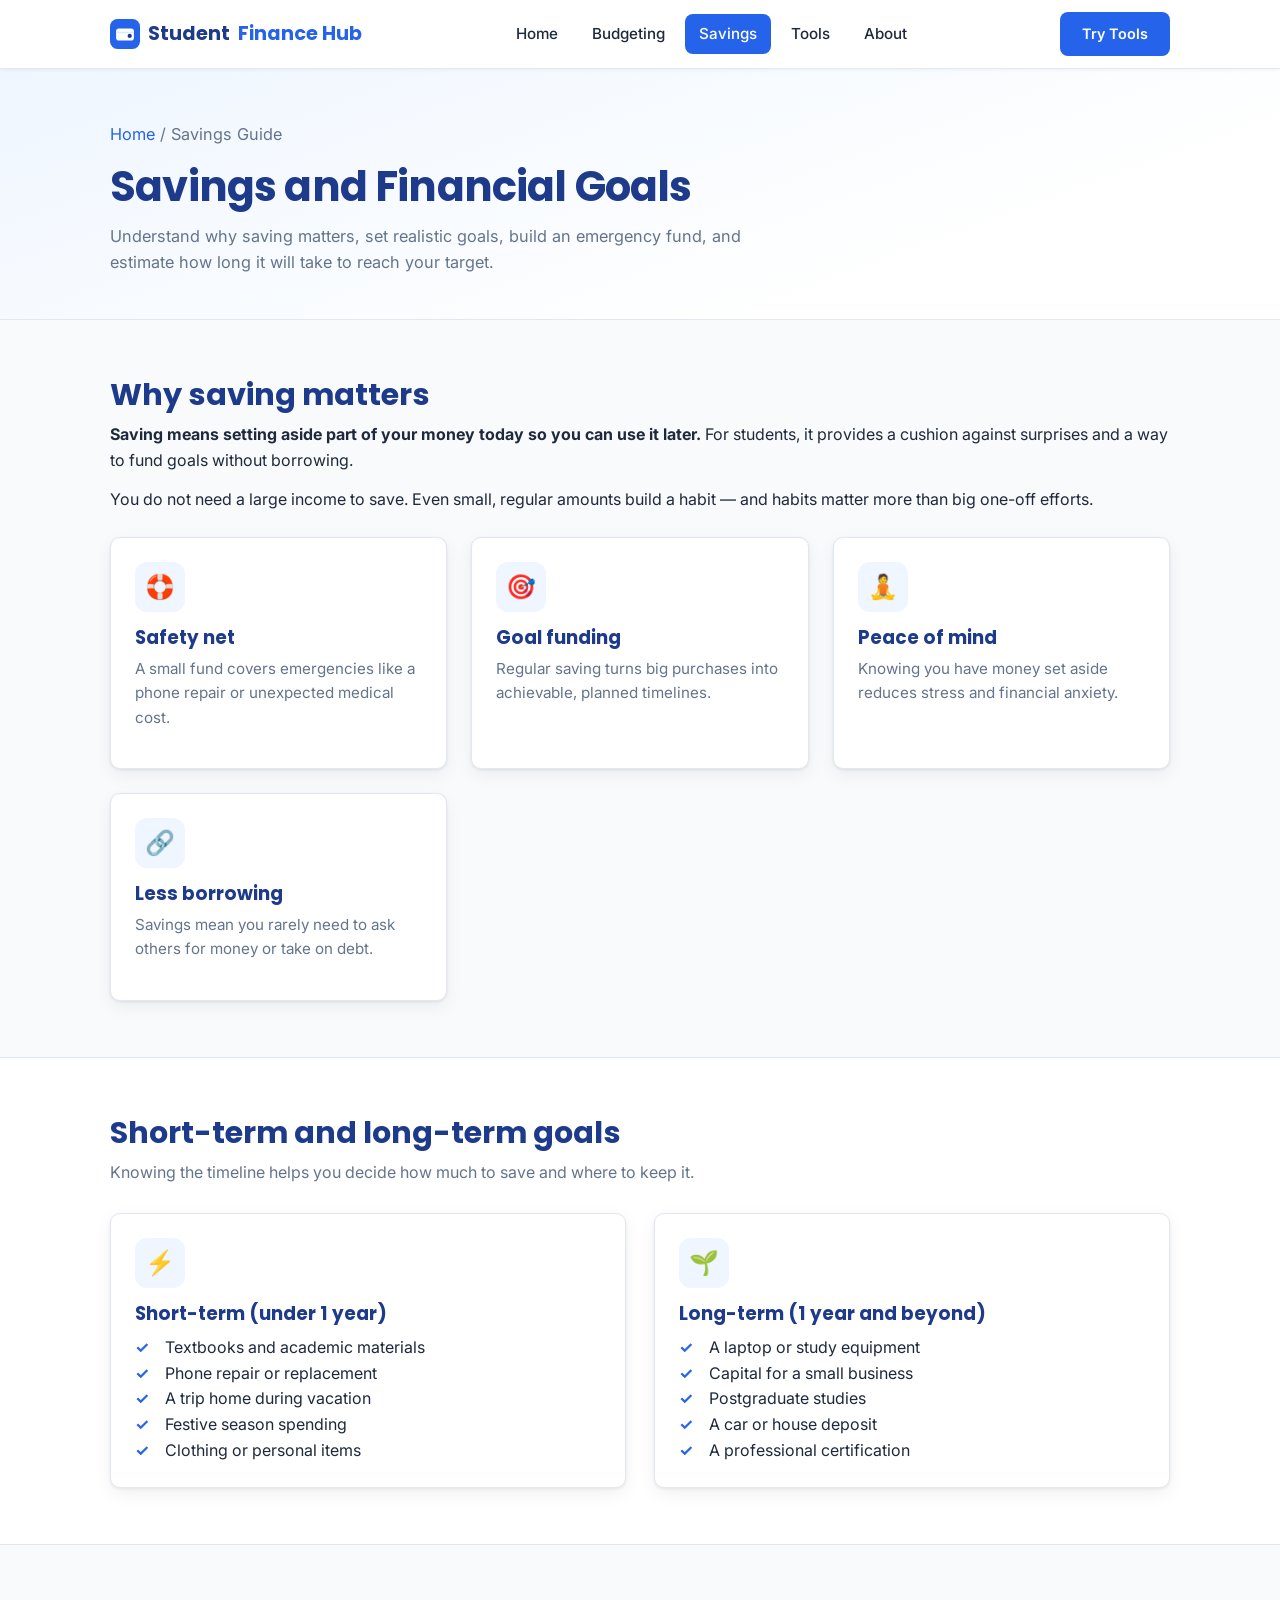
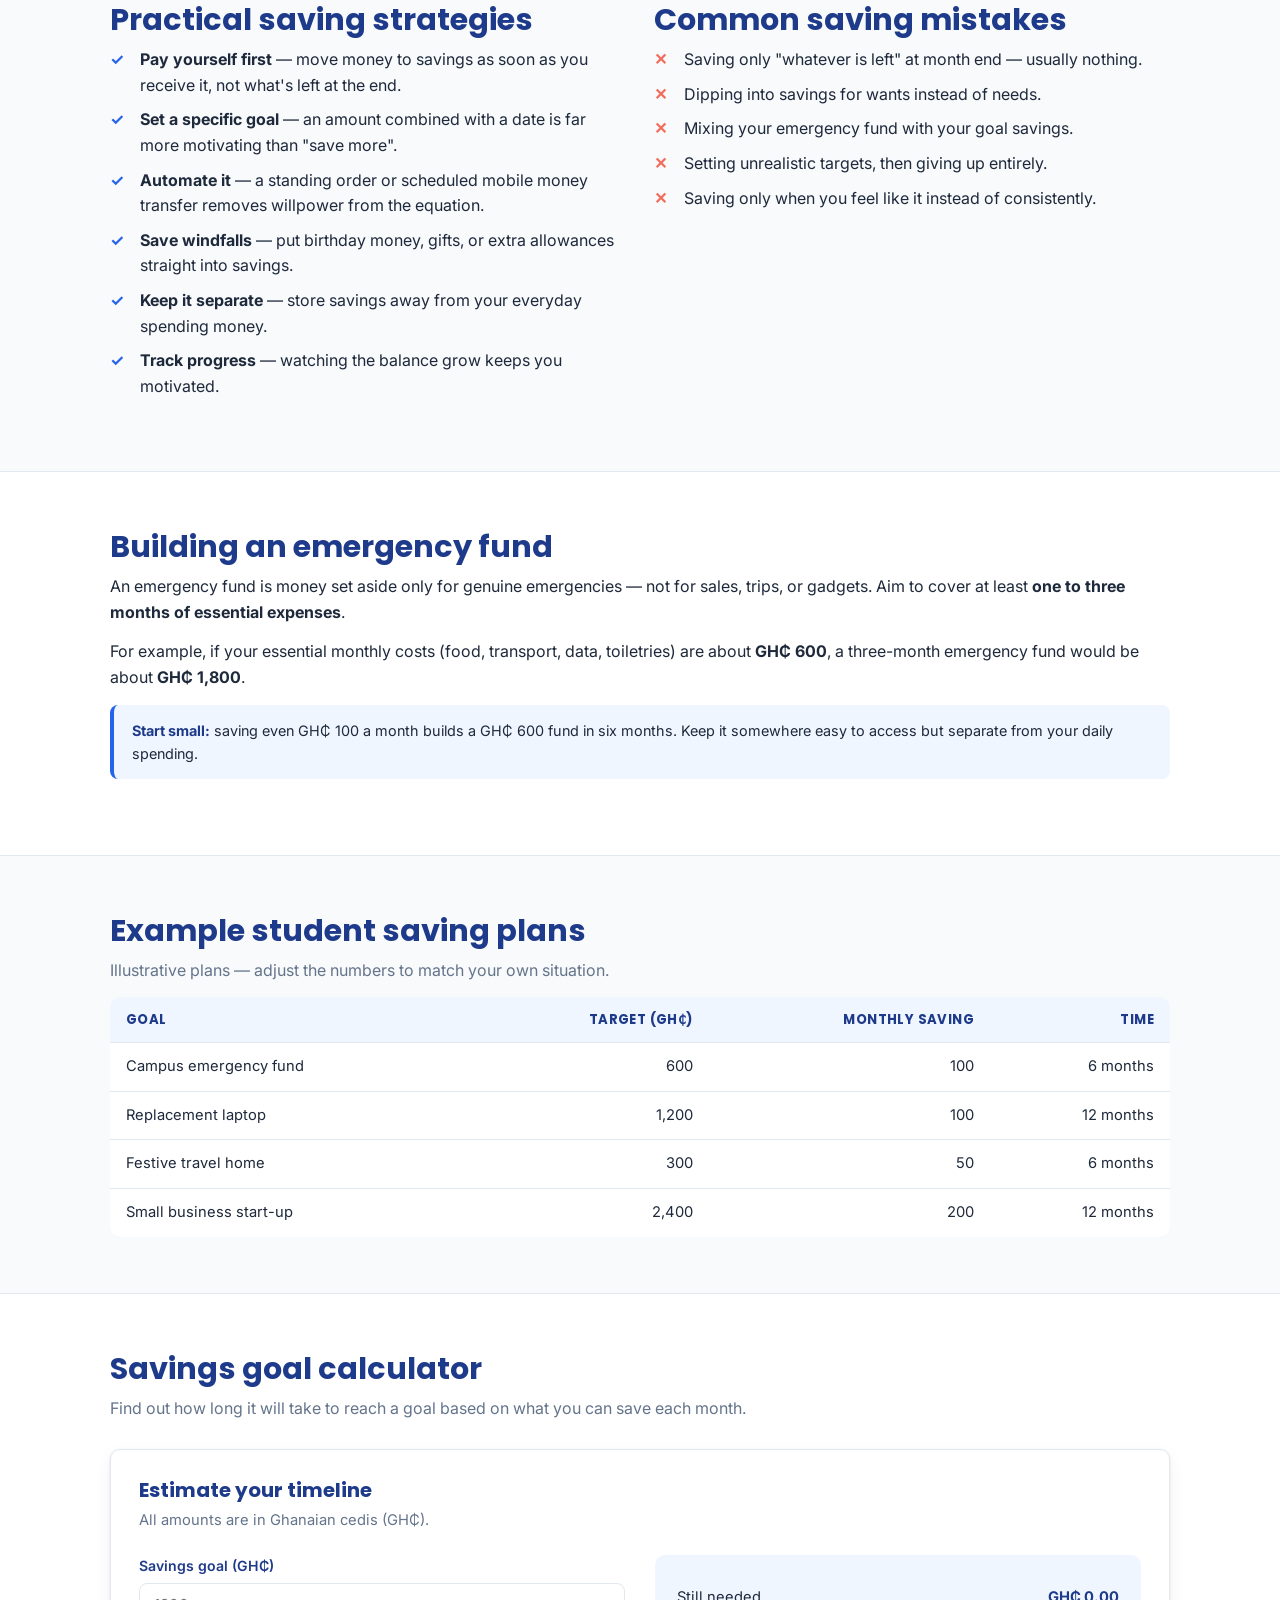
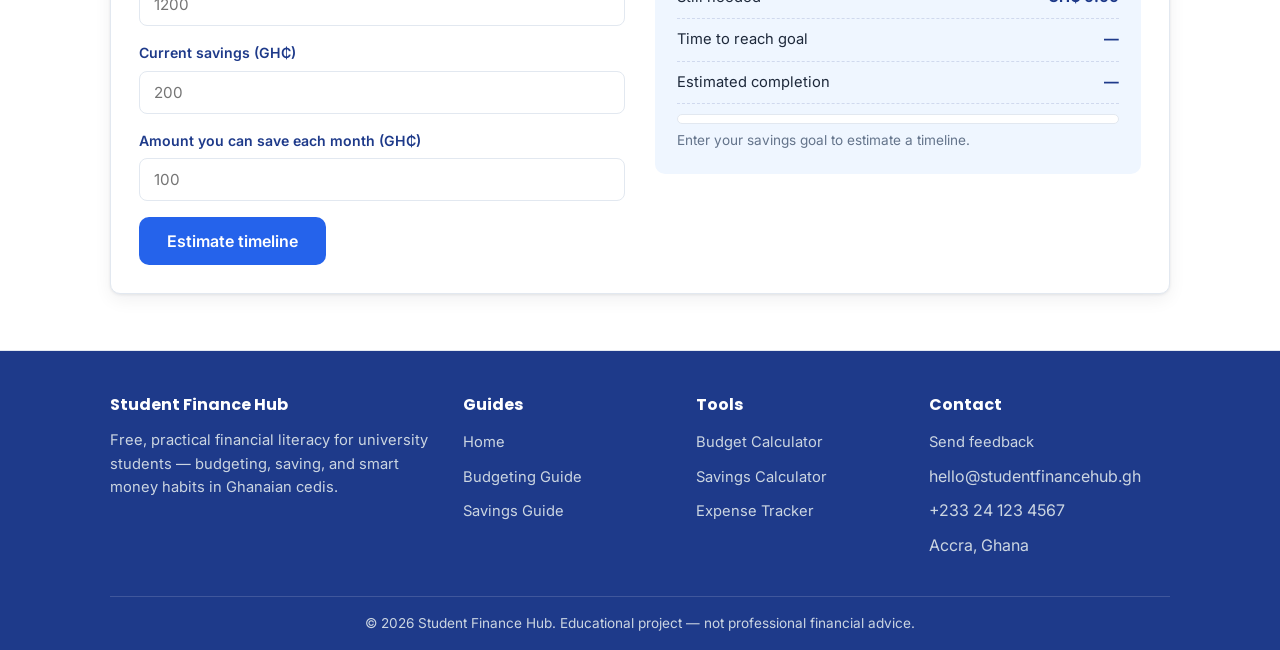
<file: savings.html>
<!DOCTYPE html>
<html lang="en">
<head>
  <meta charset="UTF-8">
  <meta name="viewport" content="width=device-width, initial-scale=1.0">
  <title>Savings Guide | Student Finance Hub</title>
  <meta name="description" content="Learn why saving matters, how to set financial goals, build an emergency fund, and estimate how long it takes to reach a savings target in Ghanaian cedis.">
  <link rel="icon" type="image/svg+xml" href="images/logo.svg">
  <link rel="preconnect" href="https://fonts.googleapis.com">
  <link rel="preconnect" href="https://fonts.gstatic.com" crossorigin>
  <link href="https://fonts.googleapis.com/css2?family=Inter:wght@400;500;600;700&family=Poppins:wght@600;700&display=swap" rel="stylesheet">
  <link rel="stylesheet" href="css/style.css">
</head>
<body>

  <header class="site-header">
    <div class="container nav-wrap">
      <a href="index.html" class="logo">
        <img src="images/logo.svg" alt="" width="30" height="30">
        Student <span>Finance Hub</span>
      </a>
      <ul class="nav-links">
        <li><a href="index.html">Home</a></li>
        <li><a href="budgeting.html">Budgeting</a></li>
        <li><a href="savings.html">Savings</a></li>
        <li><a href="tools.html">Tools</a></li>
        <li><a href="about.html">About</a></li>
      </ul>
      <a href="tools.html" class="nav-cta">Try Tools</a>
      <button class="nav-toggle" aria-label="Toggle navigation" aria-expanded="false">
        <span></span><span></span><span></span>
      </button>
    </div>
  </header>

  <main>
    <section class="page-head">
      <div class="container">
        <p class="breadcrumb"><a href="index.html">Home</a> / Savings Guide</p>
        <h1>Savings and Financial Goals</h1>
        <p>Understand why saving matters, set realistic goals, build an emergency fund, and estimate how long it will take to reach your target.</p>
      </div>
    </section>

    <section class="section">
      <div class="container prose">
        <h2 class="section-title">Why saving matters</h2>
        <p><strong>Saving means setting aside part of your money today so you can use it later.</strong> For students, it provides a cushion against surprises and a way to fund goals without borrowing.</p>
        <p>You do not need a large income to save. Even small, regular amounts build a habit — and habits matter more than big one-off efforts.</p>
        <div class="grid-3" style="margin-top:24px;">
          <div class="card">
            <div class="icon-badge">🛟</div>
            <h3>Safety net</h3>
            <p>A small fund covers emergencies like a phone repair or unexpected medical cost.</p>
          </div>
          <div class="card">
            <div class="icon-badge">🎯</div>
            <h3>Goal funding</h3>
            <p>Regular saving turns big purchases into achievable, planned timelines.</p>
          </div>
          <div class="card">
            <div class="icon-badge">🧘</div>
            <h3>Peace of mind</h3>
            <p>Knowing you have money set aside reduces stress and financial anxiety.</p>
          </div>
          <div class="card">
            <div class="icon-badge">🔗</div>
            <h3>Less borrowing</h3>
            <p>Savings mean you rarely need to ask others for money or take on debt.</p>
          </div>
        </div>
      </div>
    </section>

    <section class="section" style="background: var(--white); border-top: 1px solid var(--border); border-bottom: 1px solid var(--border);">
      <div class="container">
        <h2 class="section-title">Short-term and long-term goals</h2>
        <p class="section-subtitle">Knowing the timeline helps you decide how much to save and where to keep it.</p>
        <div class="split">
          <div class="card">
            <div class="icon-badge">⚡</div>
            <h3>Short-term (under 1 year)</h3>
            <ul class="check-list" style="margin-top:10px;">
              <li>Textbooks and academic materials</li>
              <li>Phone repair or replacement</li>
              <li>A trip home during vacation</li>
              <li>Festive season spending</li>
              <li>Clothing or personal items</li>
            </ul>
          </div>
          <div class="card">
            <div class="icon-badge">🌱</div>
            <h3>Long-term (1 year and beyond)</h3>
            <ul class="check-list" style="margin-top:10px;">
              <li>A laptop or study equipment</li>
              <li>Capital for a small business</li>
              <li>Postgraduate studies</li>
              <li>A car or house deposit</li>
              <li>A professional certification</li>
            </ul>
          </div>
        </div>
      </div>
    </section>

    <section class="section">
      <div class="container split">
        <div class="prose">
          <h2 class="section-title">Practical saving strategies</h2>
          <ul class="check-list">
            <li><strong>Pay yourself first</strong> — move money to savings as soon as you receive it, not what's left at the end.</li>
            <li><strong>Set a specific goal</strong> — an amount combined with a date is far more motivating than "save more".</li>
            <li><strong>Automate it</strong> — a standing order or scheduled mobile money transfer removes willpower from the equation.</li>
            <li><strong>Save windfalls</strong> — put birthday money, gifts, or extra allowances straight into savings.</li>
            <li><strong>Keep it separate</strong> — store savings away from your everyday spending money.</li>
            <li><strong>Track progress</strong> — watching the balance grow keeps you motivated.</li>
          </ul>
        </div>
        <div class="prose">
          <h2 class="section-title">Common saving mistakes</h2>
          <ul class="check-list cross-list">
            <li>Saving only "whatever is left" at month end — usually nothing.</li>
            <li>Dipping into savings for wants instead of needs.</li>
            <li>Mixing your emergency fund with your goal savings.</li>
            <li>Setting unrealistic targets, then giving up entirely.</li>
            <li>Saving only when you feel like it instead of consistently.</li>
          </ul>
        </div>
      </div>
    </section>

    <section class="section" style="background: var(--white); border-top: 1px solid var(--border); border-bottom: 1px solid var(--border);">
      <div class="container prose">
        <h2 class="section-title">Building an emergency fund</h2>
        <p>An emergency fund is money set aside only for genuine emergencies — not for sales, trips, or gadgets. Aim to cover at least <strong>one to three months of essential expenses</strong>.</p>
        <p>For example, if your essential monthly costs (food, transport, data, toiletries) are about <strong>GH₵ 600</strong>, a three-month emergency fund would be about <strong>GH₵ 1,800</strong>.</p>
        <div class="note"><strong>Start small:</strong> saving even GH₵ 100 a month builds a GH₵ 600 fund in six months. Keep it somewhere easy to access but separate from your daily spending.</div>
      </div>
    </section>

    <section class="section">
      <div class="container prose">
        <h2 class="section-title">Example student saving plans</h2>
        <p class="section-subtitle">Illustrative plans — adjust the numbers to match your own situation.</p>
        <div class="table-wrap">
          <table class="data">
            <thead>
              <tr><th>Goal</th><th class="num">Target (GH₵)</th><th class="num">Monthly saving</th><th class="num">Time</th></tr>
            </thead>
            <tbody>
              <tr><td>Campus emergency fund</td><td class="num">600</td><td class="num">100</td><td class="num">6 months</td></tr>
              <tr><td>Replacement laptop</td><td class="num">1,200</td><td class="num">100</td><td class="num">12 months</td></tr>
              <tr><td>Festive travel home</td><td class="num">300</td><td class="num">50</td><td class="num">6 months</td></tr>
              <tr><td>Small business start-up</td><td class="num">2,400</td><td class="num">200</td><td class="num">12 months</td></tr>
            </tbody>
          </table>
        </div>
      </div>
    </section>

    <section class="section" style="background: var(--white); border-top: 1px solid var(--border); border-bottom: 1px solid var(--border);">
      <div class="container">
        <h2 class="section-title">Savings goal calculator</h2>
        <p class="section-subtitle">Find out how long it will take to reach a goal based on what you can save each month.</p>

        <div class="tool">
          <h3>Estimate your timeline</h3>
          <p class="tool-desc">All amounts are in Ghanaian cedis (GH₵).</p>
          <div class="calc-grid">
            <form class="calc-form" id="savingsForm">
              <div class="form-group">
                <label for="goalAmount">Savings goal (GH₵)</label>
                <input type="number" id="goalAmount" min="0" step="0.01" placeholder="1200" inputmode="decimal">
              </div>
              <div class="form-group">
                <label for="currentSavings">Current savings (GH₵)</label>
                <input type="number" id="currentSavings" min="0" step="0.01" placeholder="200" inputmode="decimal">
              </div>
              <div class="form-group">
                <label for="monthlySaving">Amount you can save each month (GH₵)</label>
                <input type="number" id="monthlySaving" min="0" step="0.01" placeholder="100" inputmode="decimal">
              </div>
              <button type="submit" class="btn btn-primary">Estimate timeline</button>
            </form>

            <div class="result-panel">
              <div class="result-row"><span>Still needed</span><strong id="stillNeeded">GH₵ 0.00</strong></div>
              <div class="result-row"><span>Time to reach goal</span><strong id="monthsNeeded">—</strong></div>
              <div class="result-row"><span>Estimated completion</span><strong id="targetDate">—</strong></div>
              <div class="progress"><div class="progress-fill" id="savingsBar"></div></div>
              <p class="result-note" id="savingsNote">Enter your savings goal to estimate a timeline.</p>
            </div>
          </div>
        </div>
      </div>
    </section>
  </main>

  <footer class="site-footer">
    <div class="container">
      <div class="footer-grid">
        <div>
          <h4>Student Finance Hub</h4>
          <p>Free, practical financial literacy for university students — budgeting, saving, and smart money habits in Ghanaian cedis.</p>
        </div>
        <div>
          <h4>Guides</h4>
          <ul>
            <li><a href="index.html">Home</a></li>
            <li><a href="budgeting.html">Budgeting Guide</a></li>
            <li><a href="savings.html">Savings Guide</a></li>
          </ul>
        </div>
        <div>
          <h4>Tools</h4>
          <ul>
            <li><a href="tools.html">Budget Calculator</a></li>
            <li><a href="tools.html">Savings Calculator</a></li>
            <li><a href="tools.html">Expense Tracker</a></li>
          </ul>
        </div>
        <div>
          <h4>Contact</h4>
          <ul>
            <li><a href="about.html">Send feedback</a></li>
            <li>hello@studentfinancehub.gh</li>
            <li>+233 24 123 4567</li>
            <li>Accra, Ghana</li>
          </ul>
        </div>
      </div>
      <div class="footer-bottom">
        &copy; <span id="year"></span> Student Finance Hub. Educational project — not professional financial advice.
      </div>
    </div>
  </footer>

  <script src="js/main.js"></script>
  <script src="js/savings.js"></script>
</body>
</html>
</file>
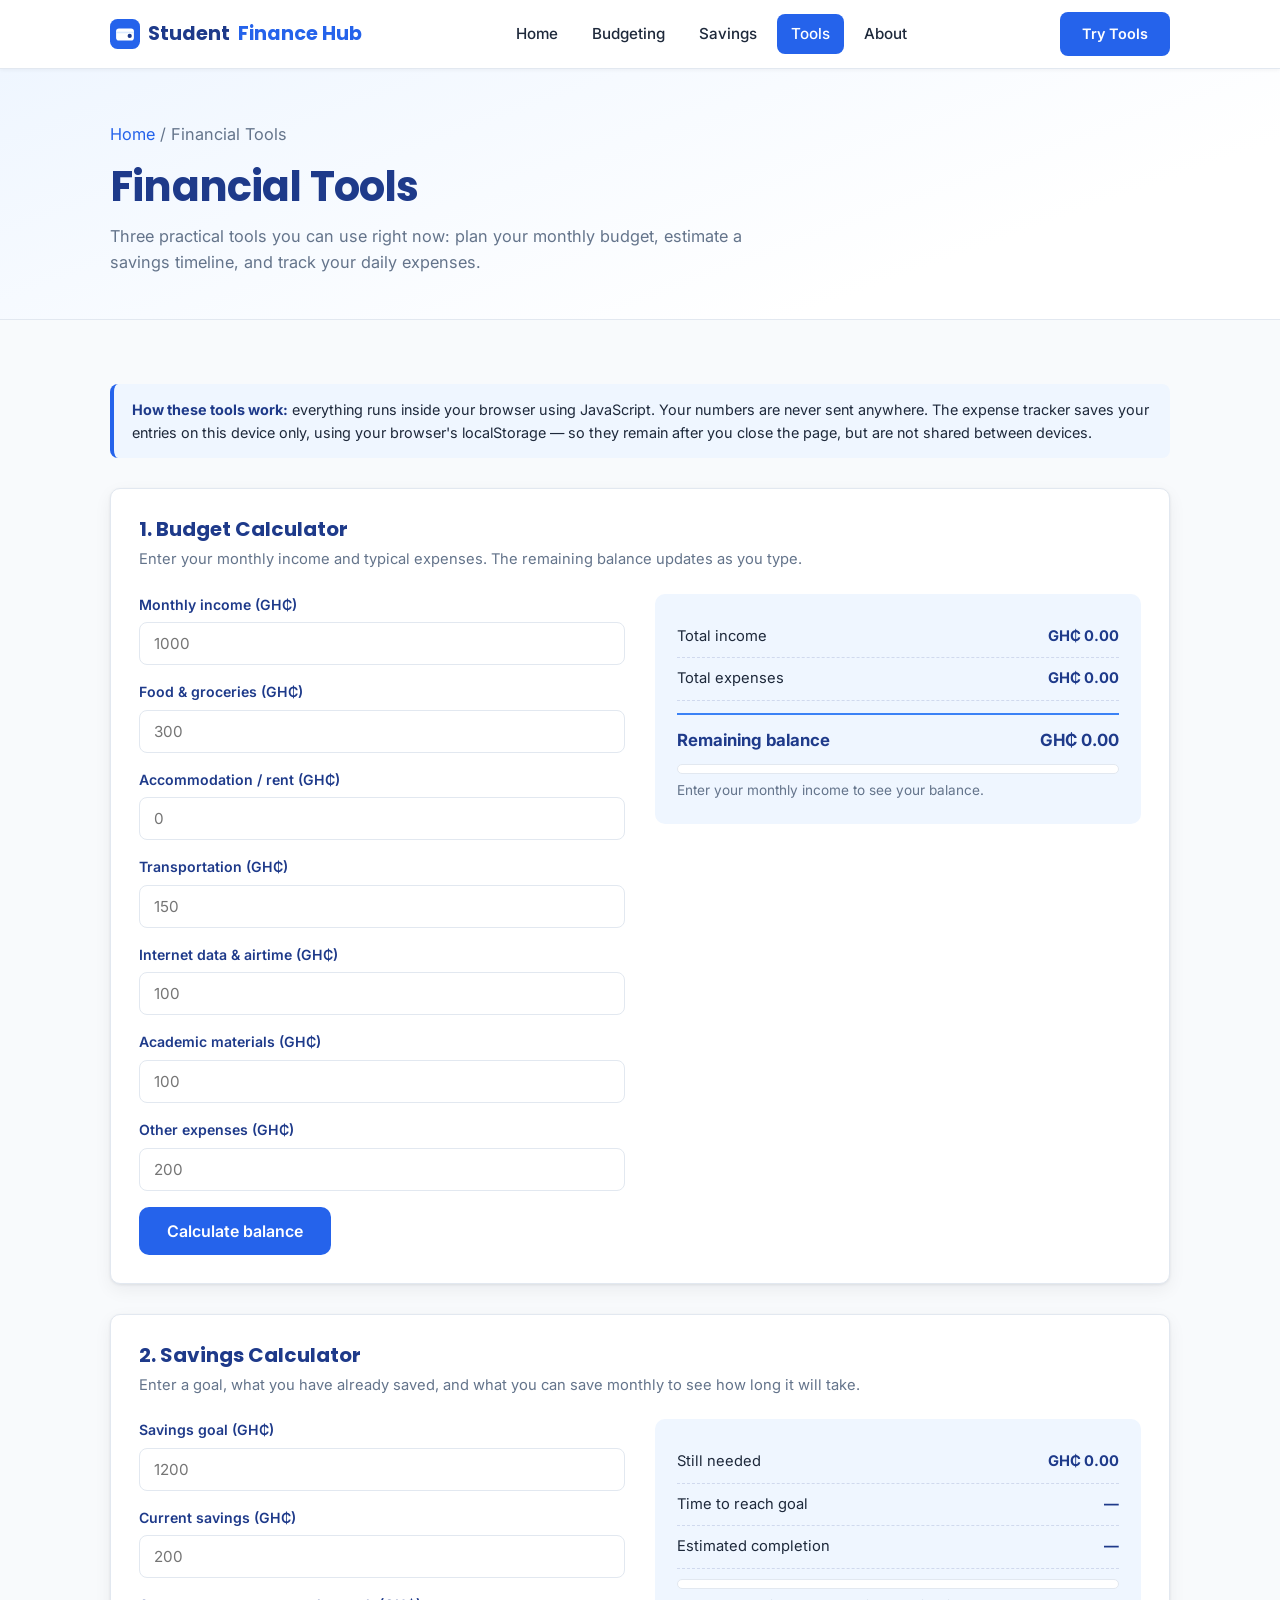
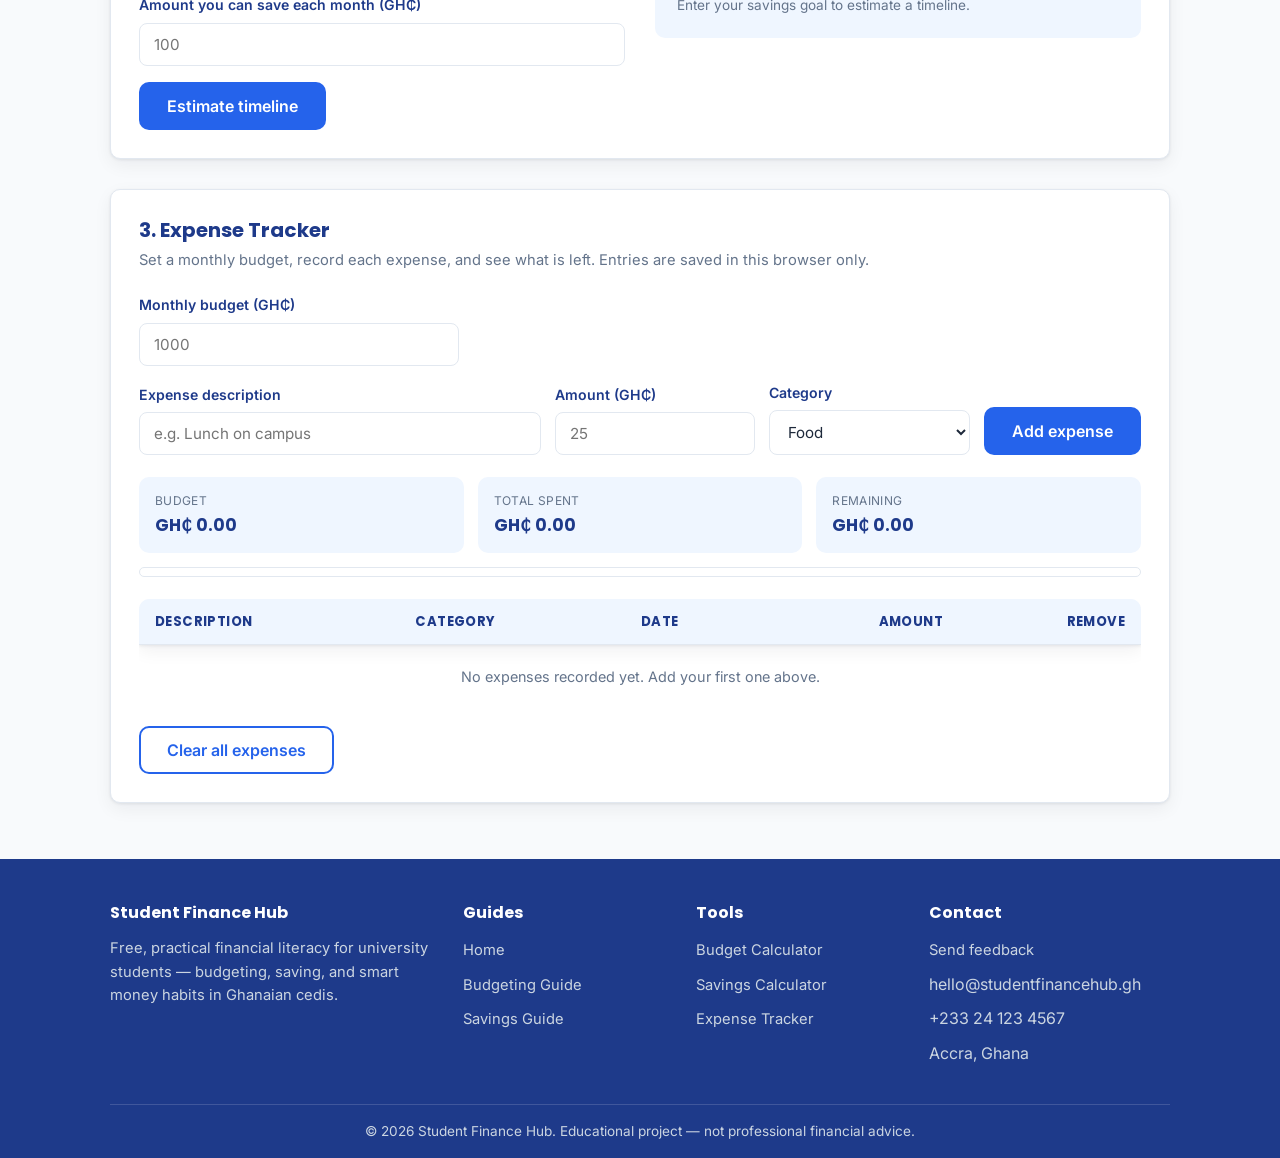
<file: tools.html>
<!DOCTYPE html>
<html lang="en">
<head>
  <meta charset="UTF-8">
  <meta name="viewport" content="width=device-width, initial-scale=1.0">
  <title>Financial Tools | Student Finance Hub</title>
  <meta name="description" content="Interactive student finance tools: a budget calculator, a savings goal calculator, and an expense tracker that saves your entries in your browser.">
  <link rel="icon" type="image/svg+xml" href="images/logo.svg">
  <link rel="preconnect" href="https://fonts.googleapis.com">
  <link rel="preconnect" href="https://fonts.gstatic.com" crossorigin>
  <link href="https://fonts.googleapis.com/css2?family=Inter:wght@400;500;600;700&family=Poppins:wght@600;700&display=swap" rel="stylesheet">
  <link rel="stylesheet" href="css/style.css">
</head>
<body>

  <header class="site-header">
    <div class="container nav-wrap">
      <a href="index.html" class="logo">
        <img src="images/logo.svg" alt="" width="30" height="30">
        Student <span>Finance Hub</span>
      </a>
      <ul class="nav-links">
        <li><a href="index.html">Home</a></li>
        <li><a href="budgeting.html">Budgeting</a></li>
        <li><a href="savings.html">Savings</a></li>
        <li><a href="tools.html">Tools</a></li>
        <li><a href="about.html">About</a></li>
      </ul>
      <a href="tools.html" class="nav-cta">Try Tools</a>
      <button class="nav-toggle" aria-label="Toggle navigation" aria-expanded="false">
        <span></span><span></span><span></span>
      </button>
    </div>
  </header>

  <main>
    <section class="page-head">
      <div class="container">
        <p class="breadcrumb"><a href="index.html">Home</a> / Financial Tools</p>
        <h1>Financial Tools</h1>
        <p>Three practical tools you can use right now: plan your monthly budget, estimate a savings timeline, and track your daily expenses.</p>
      </div>
    </section>

    <section class="section">
      <div class="container">
        <div class="note" style="margin-bottom:30px;">
          <strong>How these tools work:</strong> everything runs inside your browser using JavaScript. Your numbers are never sent anywhere. The expense tracker saves your entries on this device only, using your browser's localStorage — so they remain after you close the page, but are not shared between devices.
        </div>

        <div class="tool">
          <h3>1. Budget Calculator</h3>
          <p class="tool-desc">Enter your monthly income and typical expenses. The remaining balance updates as you type.</p>
          <div class="calc-grid">
            <form class="calc-form" id="budgetForm">
              <div class="form-group">
                <label for="income">Monthly income (GH₵)</label>
                <input type="number" id="income" min="0" step="0.01" placeholder="1000" inputmode="decimal">
              </div>
              <div class="form-group">
                <label for="food">Food &amp; groceries (GH₵)</label>
                <input type="number" id="food" min="0" step="0.01" placeholder="300" inputmode="decimal">
              </div>
              <div class="form-group">
                <label for="accommodation">Accommodation / rent (GH₵)</label>
                <input type="number" id="accommodation" min="0" step="0.01" placeholder="0" inputmode="decimal">
              </div>
              <div class="form-group">
                <label for="transport">Transportation (GH₵)</label>
                <input type="number" id="transport" min="0" step="0.01" placeholder="150" inputmode="decimal">
              </div>
              <div class="form-group">
                <label for="data">Internet data &amp; airtime (GH₵)</label>
                <input type="number" id="data" min="0" step="0.01" placeholder="100" inputmode="decimal">
              </div>
              <div class="form-group">
                <label for="academics">Academic materials (GH₵)</label>
                <input type="number" id="academics" min="0" step="0.01" placeholder="100" inputmode="decimal">
              </div>
              <div class="form-group">
                <label for="other">Other expenses (GH₵)</label>
                <input type="number" id="other" min="0" step="0.01" placeholder="200" inputmode="decimal">
              </div>
              <button type="submit" class="btn btn-primary">Calculate balance</button>
            </form>

            <div class="result-panel">
              <div class="result-row"><span>Total income</span><strong id="totalIncome">GH₵ 0.00</strong></div>
              <div class="result-row"><span>Total expenses</span><strong id="totalExpenses">GH₵ 0.00</strong></div>
              <div class="result-total"><span>Remaining balance</span><strong id="remaining">GH₵ 0.00</strong></div>
              <div class="progress"><div class="progress-fill" id="budgetBar"></div></div>
              <p class="result-note" id="budgetNote">Enter your monthly income to see your balance.</p>
            </div>
          </div>
        </div>

        <div class="tool">
          <h3>2. Savings Calculator</h3>
          <p class="tool-desc">Enter a goal, what you have already saved, and what you can save monthly to see how long it will take.</p>
          <div class="calc-grid">
            <form class="calc-form" id="savingsForm">
              <div class="form-group">
                <label for="goalAmount">Savings goal (GH₵)</label>
                <input type="number" id="goalAmount" min="0" step="0.01" placeholder="1200" inputmode="decimal">
              </div>
              <div class="form-group">
                <label for="currentSavings">Current savings (GH₵)</label>
                <input type="number" id="currentSavings" min="0" step="0.01" placeholder="200" inputmode="decimal">
              </div>
              <div class="form-group">
                <label for="monthlySaving">Amount you can save each month (GH₵)</label>
                <input type="number" id="monthlySaving" min="0" step="0.01" placeholder="100" inputmode="decimal">
              </div>
              <button type="submit" class="btn btn-primary">Estimate timeline</button>
            </form>

            <div class="result-panel">
              <div class="result-row"><span>Still needed</span><strong id="stillNeeded">GH₵ 0.00</strong></div>
              <div class="result-row"><span>Time to reach goal</span><strong id="monthsNeeded">—</strong></div>
              <div class="result-row"><span>Estimated completion</span><strong id="targetDate">—</strong></div>
              <div class="progress"><div class="progress-fill" id="savingsBar"></div></div>
              <p class="result-note" id="savingsNote">Enter your savings goal to estimate a timeline.</p>
            </div>
          </div>
        </div>

        <div class="tool">
          <h3>3. Expense Tracker</h3>
          <p class="tool-desc">Set a monthly budget, record each expense, and see what is left. Entries are saved in this browser only.</p>

          <div class="form-group" style="max-width: 320px;">
            <label for="trackerBudget">Monthly budget (GH₵)</label>
            <input type="number" id="trackerBudget" min="0" step="0.01" placeholder="1000" inputmode="decimal">
          </div>

          <form id="expenseForm" class="expense-form">
            <div class="form-group">
              <label for="expenseDesc">Expense description</label>
              <input type="text" id="expenseDesc" placeholder="e.g. Lunch on campus" maxlength="40">
            </div>
            <div class="form-group">
              <label for="expenseAmount">Amount (GH₵)</label>
              <input type="number" id="expenseAmount" min="0.01" step="0.01" placeholder="25" inputmode="decimal">
            </div>
            <div class="form-group">
              <label for="expenseCategory">Category</label>
              <select id="expenseCategory">
                <option>Food</option>
                <option>Transport</option>
                <option>Data &amp; airtime</option>
                <option>Academic</option>
                <option>Rent</option>
                <option>Personal</option>
                <option>Other</option>
              </select>
            </div>
            <button type="submit" class="btn btn-primary">Add expense</button>
          </form>

          <div class="tracker-summary">
            <div class="summary-box"><span>Budget</span><strong id="trackerBudgetView">GH₵ 0.00</strong></div>
            <div class="summary-box"><span>Total spent</span><strong id="totalSpent">GH₵ 0.00</strong></div>
            <div class="summary-box"><span>Remaining</span><strong id="trackerRemaining">GH₵ 0.00</strong></div>
          </div>
          <div class="progress"><div class="progress-fill" id="trackerBar"></div></div>

          <div class="table-wrap" style="margin-top: 22px;">
            <table class="data">
              <thead>
                <tr><th>Description</th><th>Category</th><th>Date</th><th class="num">Amount</th><th class="num">Remove</th></tr>
              </thead>
              <tbody id="expenseList"></tbody>
            </table>
            <p id="expenseEmpty" class="empty-text">No expenses recorded yet. Add your first one above.</p>
          </div>

          <button class="btn btn-outline" id="clearExpenses" style="margin-top: 18px;">Clear all expenses</button>
        </div>
      </div>
    </section>
  </main>

  <footer class="site-footer">
    <div class="container">
      <div class="footer-grid">
        <div>
          <h4>Student Finance Hub</h4>
          <p>Free, practical financial literacy for university students — budgeting, saving, and smart money habits in Ghanaian cedis.</p>
        </div>
        <div>
          <h4>Guides</h4>
          <ul>
            <li><a href="index.html">Home</a></li>
            <li><a href="budgeting.html">Budgeting Guide</a></li>
            <li><a href="savings.html">Savings Guide</a></li>
          </ul>
        </div>
        <div>
          <h4>Tools</h4>
          <ul>
            <li><a href="tools.html">Budget Calculator</a></li>
            <li><a href="tools.html">Savings Calculator</a></li>
            <li><a href="tools.html">Expense Tracker</a></li>
          </ul>
        </div>
        <div>
          <h4>Contact</h4>
          <ul>
            <li><a href="about.html">Send feedback</a></li>
            <li>hello@studentfinancehub.gh</li>
            <li>+233 24 123 4567</li>
            <li>Accra, Ghana</li>
          </ul>
        </div>
      </div>
      <div class="footer-bottom">
        &copy; <span id="year"></span> Student Finance Hub. Educational project — not professional financial advice.
      </div>
    </div>
  </footer>

  <script src="js/main.js"></script>
  <script src="js/budget.js"></script>
  <script src="js/savings.js"></script>
  <script src="js/tools.js"></script>
</body>
</html>
</file>
<file: css/style.css>
/* ===== Design tokens ===== */
:root {
  --blue-700: #1d4ed8;
  --blue-600: #2563eb;
  --blue-500: #3b82f6;
  --blue-100: #dbeafe;
  --blue-50: #eff6ff;
  --navy: #1e3a8a;
  --white: #ffffff;
  --bg: #f8fafc;
  --text: #1e293b;
  --muted: #64748b;
  --border: #e2e8f0;
  --coral: #f26d5b;
  --radius: 10px;
  --shadow: 0 1px 3px rgba(15, 23, 42, 0.08), 0 6px 18px rgba(15, 23, 42, 0.06);
  --header-height: 68px;
}

/* ===== Reset & base ===== */
* {
  margin: 0;
  padding: 0;
  box-sizing: border-box;
}

html {
  scroll-behavior: smooth;
}

body {
  font-family: "Inter", sans-serif;
  background: var(--bg);
  color: var(--text);
  line-height: 1.6;
  min-height: 100vh;
  display: flex;
  flex-direction: column;
}

img {
  max-width: 100%;
  display: block;
}

a {
  color: var(--blue-600);
  text-decoration: none;
}

h1, h2, h3, h4 {
  font-family: "Poppins", sans-serif;
  line-height: 1.25;
  color: var(--navy);
}

/* ===== Layout helpers ===== */
.container {
  width: 100%;
  max-width: 1100px;
  margin: 0 auto;
  padding: 0 20px;
}

main {
  flex: 1;
}

.section {
  padding: 56px 0;
}

.section-title {
  font-size: 1.9rem;
  margin-bottom: 8px;
}

.section-subtitle {
  color: var(--muted);
  margin-bottom: 28px;
  max-width: 640px;
}

.grid-2 {
  display: grid;
  grid-template-columns: repeat(2, 1fr);
  gap: 24px;
}

.grid-3 {
  display: grid;
  grid-template-columns: repeat(3, 1fr);
  gap: 24px;
}

/* ===== Buttons ===== */
.btn {
  display: inline-block;
  padding: 12px 26px;
  border-radius: var(--radius);
  font-family: "Inter", sans-serif;
  font-size: 1rem;
  font-weight: 600;
  border: 2px solid transparent;
  cursor: pointer;
  transition: 0.2s ease;
}

.btn-primary {
  background: var(--blue-600);
  color: var(--white);
}

.btn-primary:hover {
  background: var(--blue-700);
}

.btn-outline {
  background: transparent;
  border-color: var(--blue-600);
  color: var(--blue-600);
}

.btn-outline:hover {
  background: var(--blue-50);
}

/* ===== Header & navigation ===== */
.site-header {
  position: sticky;
  top: 0;
  z-index: 100;
  background: var(--white);
  border-bottom: 1px solid var(--border);
  box-shadow: 0 1px 4px rgba(15, 23, 42, 0.05);
}

.nav-wrap {
  height: var(--header-height);
  display: flex;
  align-items: center;
  gap: 16px;
}

.logo {
  font-family: "Poppins", sans-serif;
  font-weight: 700;
  font-size: 1.2rem;
  color: var(--navy);
  display: flex;
  align-items: center;
  gap: 8px;
}

.logo span {
  color: var(--blue-600);
}

.nav-links {
  display: flex;
  align-items: center;
  justify-content: center;
  gap: 6px;
  list-style: none;
  flex: 1;
}

.nav-links a {
  display: block;
  padding: 8px 14px;
  border-radius: 8px;
  color: var(--text);
  font-weight: 500;
  font-size: 0.95rem;
  transition: 0.2s ease;
}

.nav-links a:hover {
  background: var(--blue-50);
  color: var(--blue-700);
}

.nav-links a.active {
  background: var(--blue-600);
  color: var(--white);
}

.nav-cta {
  flex-shrink: 0;
  background: var(--blue-600);
  color: var(--white);
  padding: 10px 22px;
  border-radius: 8px;
  font-weight: 600;
  font-size: 0.9rem;
  transition: 0.2s ease;
}

.nav-cta:hover {
  background: var(--blue-700);
}

.nav-toggle {
  display: none;
  background: none;
  border: none;
  cursor: pointer;
  padding: 8px;
}

.nav-toggle span {
  display: block;
  width: 24px;
  height: 2.5px;
  background: var(--navy);
  margin: 5px 0;
  border-radius: 2px;
  transition: 0.25s ease;
}

/* ===== Cards ===== */
.card {
  background: var(--white);
  border: 1px solid var(--border);
  border-radius: var(--radius);
  padding: 24px;
  box-shadow: var(--shadow);
}

.card h3 {
  font-size: 1.15rem;
  margin-bottom: 8px;
}

.card p {
  color: var(--muted);
  font-size: 0.95rem;
}

/* ===== Footer ===== */
.site-footer {
  background: var(--navy);
  color: #cbd5e1;
  margin-top: auto;
}

.footer-grid {
  display: grid;
  grid-template-columns: 1.6fr 1fr 1fr 1.2fr;
  gap: 32px;
  padding: 44px 0 28px;
}

.footer-grid h4 {
  color: var(--white);
  font-size: 1rem;
  margin-bottom: 14px;
}

.footer-grid p {
  font-size: 0.92rem;
  max-width: 320px;
}

.footer-grid ul {
  list-style: none;
}

.footer-grid ul li {
  margin-bottom: 9px;
}

.footer-grid ul a {
  color: #cbd5e1;
  font-size: 0.92rem;
}

.footer-grid ul a:hover {
  color: var(--white);
}

.footer-bottom {
  border-top: 1px solid rgba(255, 255, 255, 0.15);
  padding: 16px 0;
  font-size: 0.85rem;
  text-align: center;
}

/* ===== Hero ===== */
.hero {
  background: linear-gradient(160deg, var(--blue-50) 0%, var(--white) 65%);
  border-bottom: 1px solid var(--border);
  padding: 72px 0 80px;
  overflow: hidden;
}

.hero-grid {
  display: grid;
  grid-template-columns: 1.05fr 0.95fr;
  gap: 40px;
  align-items: center;
}

.hero h1 {
  font-size: clamp(2.1rem, 4.6vw, 3.3rem);
  font-weight: 700;
  letter-spacing: -0.02em;
  line-height: 1.1;
  margin-bottom: 18px;
}

.hero-lead {
  font-size: 1.05rem;
  color: var(--muted);
  max-width: 500px;
  margin-bottom: 28px;
}

.hero-buttons {
  display: flex;
  gap: 18px;
  align-items: center;
  flex-wrap: wrap;
  margin-bottom: 44px;
}

.hero-buttons .btn .arrow-box {
  display: inline-flex;
  align-items: center;
  justify-content: center;
  width: 24px;
  height: 24px;
  margin-left: 10px;
  border-radius: 6px;
  background: rgba(255, 255, 255, 0.22);
  font-size: 0.8rem;
  vertical-align: middle;
}

.text-link {
  color: var(--coral);
  font-weight: 600;
  display: inline-flex;
  align-items: center;
  gap: 6px;
  transition: 0.2s ease;
}

.text-link:hover {
  gap: 10px;
  color: #d9564a;
}

/* ===== Hero feature row ===== */
.hero-features {
  display: grid;
  grid-template-columns: repeat(3, 1fr);
  gap: 20px;
}

.hero-feature .icon-badge {
  width: 42px;
  height: 42px;
  font-size: 1.2rem;
  margin-bottom: 10px;
}

.hero-feature h3 {
  font-size: 0.95rem;
  color: var(--navy);
  margin-bottom: 4px;
}

.hero-feature p {
  font-size: 0.82rem;
  color: var(--muted);
  line-height: 1.5;
}

/* ===== Hero visual ===== */
.hero-visual {
  position: relative;
  min-height: 440px;
  display: flex;
  align-items: center;
  justify-content: center;
}

.shape-arch {
  position: absolute;
  width: 300px;
  height: 370px;
  background: var(--blue-100);
  border: 3px solid var(--navy);
  border-radius: 48% 52% 46% 54% / 58% 46% 54% 42%;
}

.finance-card {
  position: relative;
  z-index: 2;
  width: 280px;
  background: var(--white);
  border: 1px solid var(--border);
  border-radius: 16px;
  padding: 20px;
  box-shadow: 0 20px 44px rgba(30, 58, 138, 0.18);
}

.fc-header {
  display: flex;
  align-items: center;
  justify-content: space-between;
  margin-bottom: 10px;
}

.fc-label {
  font-size: 0.78rem;
  color: var(--muted);
  font-weight: 600;
  text-transform: uppercase;
  letter-spacing: 0.04em;
}

.fc-badge {
  background: var(--blue-50);
  color: var(--blue-700);
  font-size: 0.7rem;
  font-weight: 600;
  padding: 3px 10px;
  border-radius: 999px;
}

.fc-balance {
  font-family: "Poppins", sans-serif;
  font-size: 1.6rem;
  font-weight: 700;
  color: var(--navy);
  line-height: 1.2;
}

.fc-sub {
  font-size: 0.78rem;
  color: var(--muted);
  margin-bottom: 16px;
}

.fc-goal-top {
  display: flex;
  justify-content: space-between;
  font-size: 0.78rem;
  color: var(--muted);
  margin-bottom: 6px;
}

.fc-goal-top strong {
  color: var(--navy);
}

.fc-bar {
  height: 8px;
  background: var(--blue-50);
  border-radius: 999px;
  overflow: hidden;
  margin-bottom: 16px;
}

.fc-bar-fill {
  width: 63%;
  height: 100%;
  background: var(--blue-600);
  border-radius: 999px;
}

.fc-list {
  list-style: none;
  border-top: 1px solid var(--border);
  padding-top: 12px;
}

.fc-list li {
  display: flex;
  justify-content: space-between;
  font-size: 0.82rem;
  color: var(--text);
  padding: 5px 0;
}

.fc-list li span:last-child {
  font-weight: 600;
  color: var(--navy);
}

/* ===== Quote card ===== */
.quote-card {
  position: absolute;
  left: -10px;
  bottom: 18px;
  z-index: 3;
  background: var(--navy);
  color: var(--white);
  padding: 16px 18px;
  border-radius: 14px;
  max-width: 230px;
  box-shadow: 0 16px 34px rgba(30, 58, 138, 0.35);
}

.quote-card p {
  font-size: 0.85rem;
  line-height: 1.5;
}

.quote-card cite {
  display: block;
  margin-top: 8px;
  font-style: normal;
  font-size: 0.75rem;
  color: var(--blue-100);
}

/* ===== Doodles ===== */
.doodle {
  position: absolute;
  color: var(--blue-500);
  opacity: 0.8;
}

.doodle-swirl {
  top: 20px;
  right: 10px;
}

.doodle-wave {
  bottom: 40px;
  right: 0;
}

/* ===== Icon badge ===== */
.icon-badge {
  width: 50px;
  height: 50px;
  border-radius: 12px;
  background: var(--blue-50);
  display: flex;
  align-items: center;
  justify-content: center;
  font-size: 1.5rem;
  margin-bottom: 14px;
}

/* ===== Tips list ===== */
.tip-item {
  display: flex;
  gap: 16px;
  align-items: flex-start;
  background: var(--white);
  border: 1px solid var(--border);
  border-radius: var(--radius);
  padding: 18px 20px;
}

.tip-item h3 {
  font-size: 1rem;
  margin-bottom: 4px;
}

.tip-item p {
  font-size: 0.9rem;
  color: var(--muted);
}

.tip-number {
  flex-shrink: 0;
  width: 34px;
  height: 34px;
  border-radius: 50%;
  background: var(--blue-600);
  color: var(--white);
  font-weight: 700;
  font-size: 0.9rem;
  display: flex;
  align-items: center;
  justify-content: center;
}

/* ===== Explore cards ===== */
.explore-card {
  display: block;
  color: var(--text);
  transition: 0.2s ease;
}

.explore-card:hover {
  transform: translateY(-4px);
  border-color: var(--blue-500);
  box-shadow: 0 10px 24px rgba(37, 99, 235, 0.12);
}

.explore-card .link-label {
  display: inline-block;
  margin-top: 12px;
  font-weight: 600;
  font-size: 0.9rem;
  color: var(--blue-600);
}

/* ===== CTA banner ===== */
.cta-banner {
  background: linear-gradient(135deg, var(--navy), var(--blue-700));
  color: var(--white);
  border-radius: var(--radius);
  padding: 48px 32px;
  text-align: center;
}

.cta-banner h2 {
  color: var(--white);
  margin-bottom: 10px;
}

.cta-banner p {
  color: var(--blue-100);
  max-width: 520px;
  margin: 0 auto 24px;
}

.cta-banner .btn {
  background: var(--white);
  color: var(--navy);
}

.cta-banner .btn:hover {
  background: var(--blue-100);
}

/* ===== Page header ===== */
.page-head {
  background: linear-gradient(160deg, var(--blue-50) 0%, var(--white) 75%);
  border-bottom: 1px solid var(--border);
  padding: 52px 0 44px;
}

.page-head h1 {
  font-size: clamp(1.8rem, 4vw, 2.6rem);
  letter-spacing: -0.02em;
  margin-bottom: 10px;
}

.page-head p {
  color: var(--muted);
  max-width: 640px;
  font-size: 1.02rem;
}

.breadcrumb {
  font-size: 0.85rem;
  color: var(--muted);
  margin-bottom: 14px;
}

/* ===== Prose / article content ===== */
.prose p {
  margin-bottom: 14px;
}

.prose ul,
.prose ol {
  margin: 0 0 16px 22px;
}

.prose li {
  margin-bottom: 9px;
}

.lead {
  font-size: 1.05rem;
  color: var(--muted);
  margin-bottom: 20px;
}

.check-list {
  list-style: none;
  margin-left: 0 !important;
}

.check-list li {
  position: relative;
  padding-left: 30px;
}

.check-list li::before {
  content: "✓";
  position: absolute;
  left: 0;
  top: 0;
  color: var(--blue-600);
  font-weight: 700;
}

.cross-list li::before {
  content: "✕";
  color: var(--coral);
}

.note {
  background: var(--blue-50);
  border-left: 4px solid var(--blue-600);
  border-radius: 8px;
  padding: 14px 18px;
  font-size: 0.9rem;
  margin: 8px 0 20px;
}

.note strong {
  color: var(--navy);
}

/* ===== Steps ===== */
.steps {
  display: grid;
  gap: 16px;
}

.step {
  display: flex;
  gap: 16px;
  background: var(--white);
  border: 1px solid var(--border);
  border-radius: var(--radius);
  padding: 18px 20px;
  box-shadow: var(--shadow);
}

.step-num {
  flex-shrink: 0;
  width: 36px;
  height: 36px;
  border-radius: 50%;
  background: var(--blue-600);
  color: var(--white);
  font-weight: 700;
  display: flex;
  align-items: center;
  justify-content: center;
}

.step h3 {
  font-size: 1rem;
  margin-bottom: 4px;
}

.step p {
  font-size: 0.9rem;
  color: var(--muted);
}

/* ===== Two-column content split ===== */
.split {
  display: grid;
  grid-template-columns: 1fr 1fr;
  gap: 28px;
  align-items: start;
}

/* ===== Tables ===== */
.table-wrap {
  overflow-x: auto;
  border-radius: var(--radius);
}

table.data {
  width: 100%;
  border-collapse: collapse;
  background: var(--white);
  box-shadow: var(--shadow);
  min-width: 460px;
}

.data th,
.data td {
  padding: 12px 16px;
  text-align: left;
  font-size: 0.92rem;
  border-bottom: 1px solid var(--border);
}

.data th {
  background: var(--blue-50);
  color: var(--navy);
  font-family: "Poppins", sans-serif;
  font-size: 0.82rem;
  text-transform: uppercase;
  letter-spacing: 0.03em;
}

.data tr:last-child td {
  border-bottom: none;
}

.data .num,
.data th.num {
  text-align: right;
}

.data tr.total-row td {
  font-weight: 700;
  background: var(--blue-50);
  color: var(--navy);
}

/* ===== Tool cards & calculators ===== */
.tool {
  background: var(--white);
  border: 1px solid var(--border);
  border-radius: var(--radius);
  box-shadow: var(--shadow);
  padding: 28px;
}

.tool + .tool {
  margin-top: 30px;
}

.tool h3 {
  font-size: 1.25rem;
  margin-bottom: 6px;
}

.tool-desc {
  color: var(--muted);
  font-size: 0.92rem;
  margin-bottom: 22px;
}

.calc-grid {
  display: grid;
  grid-template-columns: 1fr 1fr;
  gap: 30px;
}

/* ===== Forms ===== */
.form-group {
  margin-bottom: 16px;
}

.form-group label {
  display: block;
  font-weight: 600;
  font-size: 0.88rem;
  color: var(--navy);
  margin-bottom: 6px;
}

.form-group input,
.form-group select,
.form-group textarea {
  width: 100%;
  padding: 11px 14px;
  border: 1px solid var(--border);
  border-radius: 8px;
  font-family: "Inter", sans-serif;
  font-size: 0.95rem;
  color: var(--text);
  background: var(--white);
  transition: 0.2s ease;
}

.form-group input:focus,
.form-group select:focus,
.form-group textarea:focus {
  outline: none;
  border-color: var(--blue-500);
  box-shadow: 0 0 0 3px var(--blue-50);
}

.form-group textarea {
  resize: vertical;
  min-height: 120px;
}

.field-error {
  border-color: var(--coral) !important;
}

.error-text {
  display: none;
  color: var(--coral);
  font-size: 0.8rem;
  margin-top: 5px;
}

.error-text.show {
  display: block;
}

/* ===== Result panels ===== */
.result-panel {
  background: var(--blue-50);
  border-radius: var(--radius);
  padding: 22px;
  align-self: start;
}

.result-row {
  display: flex;
  justify-content: space-between;
  gap: 12px;
  padding: 9px 0;
  font-size: 0.92rem;
  border-bottom: 1px dashed rgba(30, 58, 138, 0.15);
}

.result-row strong {
  color: var(--navy);
}

.result-total {
  display: flex;
  justify-content: space-between;
  gap: 12px;
  margin-top: 12px;
  padding-top: 12px;
  border-top: 2px solid var(--blue-500);
  font-weight: 700;
  font-size: 1.05rem;
  color: var(--navy);
}

.result-note {
  font-size: 0.85rem;
  color: var(--muted);
  margin-top: 6px;
}

.negative {
  color: var(--coral) !important;
}

.progress {
  height: 10px;
  background: var(--white);
  border: 1px solid var(--border);
  border-radius: 999px;
  overflow: hidden;
  margin: 10px 0 4px;
}

.progress-fill {
  height: 100%;
  width: 0;
  background: var(--blue-600);
  border-radius: 999px;
  transition: width 0.3s ease;
}

.progress-fill.over {
  background: var(--coral);
}

/* ===== Expense tracker ===== */
.expense-form {
  display: grid;
  grid-template-columns: 2fr 1fr 1fr auto;
  gap: 14px;
  align-items: end;
  margin-bottom: 22px;
}

.expense-form .form-group {
  margin-bottom: 0;
}

.tracker-summary {
  display: grid;
  grid-template-columns: repeat(3, 1fr);
  gap: 14px;
  margin: 6px 0 14px;
}

.summary-box {
  background: var(--blue-50);
  border-radius: 10px;
  padding: 14px 16px;
}

.summary-box span {
  display: block;
  font-size: 0.75rem;
  color: var(--muted);
  text-transform: uppercase;
  letter-spacing: 0.03em;
  margin-bottom: 2px;
}

.summary-box strong {
  font-family: "Poppins", sans-serif;
  color: var(--navy);
  font-size: 1.05rem;
}

.icon-btn {
  background: var(--blue-50);
  color: var(--coral);
  border: none;
  width: 30px;
  height: 30px;
  border-radius: 8px;
  cursor: pointer;
  font-weight: 700;
  font-size: 0.9rem;
  transition: 0.2s ease;
}

.icon-btn:hover {
  background: var(--coral);
  color: var(--white);
}

.empty-text {
  padding: 20px 4px;
  color: var(--muted);
  font-size: 0.9rem;
  text-align: center;
}

/* ===== Success message ===== */
.success-message {
  display: none;
  background: #ecfdf5;
  border: 1px solid #a7f3d0;
  color: #065f46;
  border-radius: 8px;
  padding: 14px 18px;
  font-size: 0.9rem;
  margin-top: 16px;
}

.success-message.show {
  display: block;
}

/* ===== Responsive ===== */
@media (max-width: 900px) {
  .grid-3 {
    grid-template-columns: 1fr;
  }

  .footer-grid {
    grid-template-columns: 1fr 1fr;
  }

  .hero-grid {
    grid-template-columns: 1fr;
    gap: 32px;
  }

  .hero h1 {
    max-width: 520px;
  }

  .hero-visual {
    min-height: 400px;
  }

  .calc-grid {
    grid-template-columns: 1fr;
    gap: 24px;
  }
}

@media (max-width: 768px) {
  .nav-toggle {
    display: block;
    margin-left: auto;
  }

  .nav-cta {
    display: none;
  }

  .nav-links {
    position: absolute;
    top: var(--header-height);
    left: 0;
    right: 0;
    background: var(--white);
    flex-direction: column;
    align-items: stretch;
    padding: 12px 20px 20px;
    border-bottom: 1px solid var(--border);
    box-shadow: var(--shadow);
    display: none;
  }

  .nav-links.open {
    display: flex;
  }

  .nav-links a {
    padding: 12px 14px;
  }

  .grid-2 {
    grid-template-columns: 1fr;
  }

  .hero {
    padding: 48px 0 56px;
  }

  .hero h1 {
    font-size: 2rem;
  }

  .hero-features {
    grid-template-columns: 1fr;
    gap: 16px;
  }

  .quote-card {
    left: 0;
  }

  .split {
    grid-template-columns: 1fr;
  }

  .expense-form {
    grid-template-columns: 1fr 1fr;
  }

  .section {
    padding: 40px 0;
  }

  .section-title {
    font-size: 1.5rem;
  }
}

@media (max-width: 480px) {
  .footer-grid {
    grid-template-columns: 1fr;
  }

  .btn {
    width: 100%;
    text-align: center;
  }

  .shape-arch {
    width: 250px;
    height: 310px;
  }

  .finance-card {
    width: 240px;
  }

  .tracker-summary {
    grid-template-columns: 1fr;
  }

  .expense-form {
    grid-template-columns: 1fr;
  }

  .tool {
    padding: 20px;
  }
}
</file>
